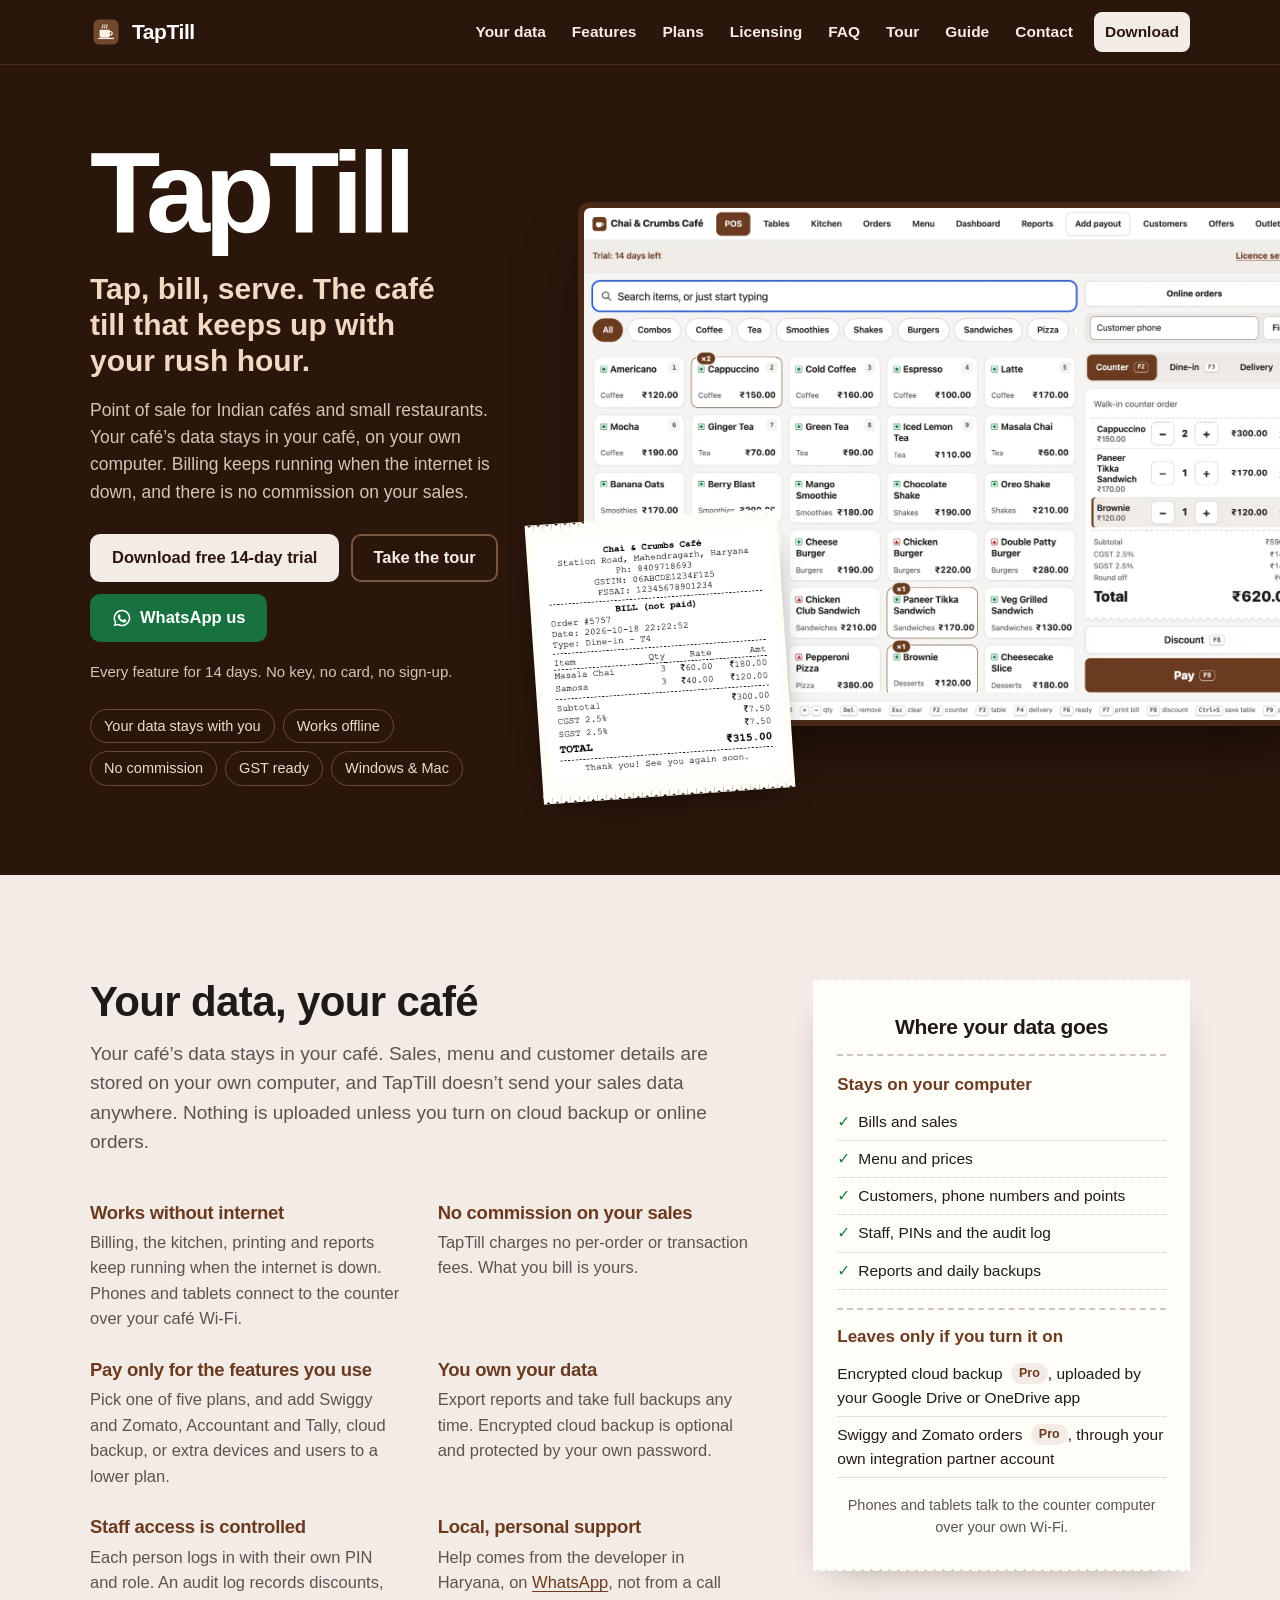
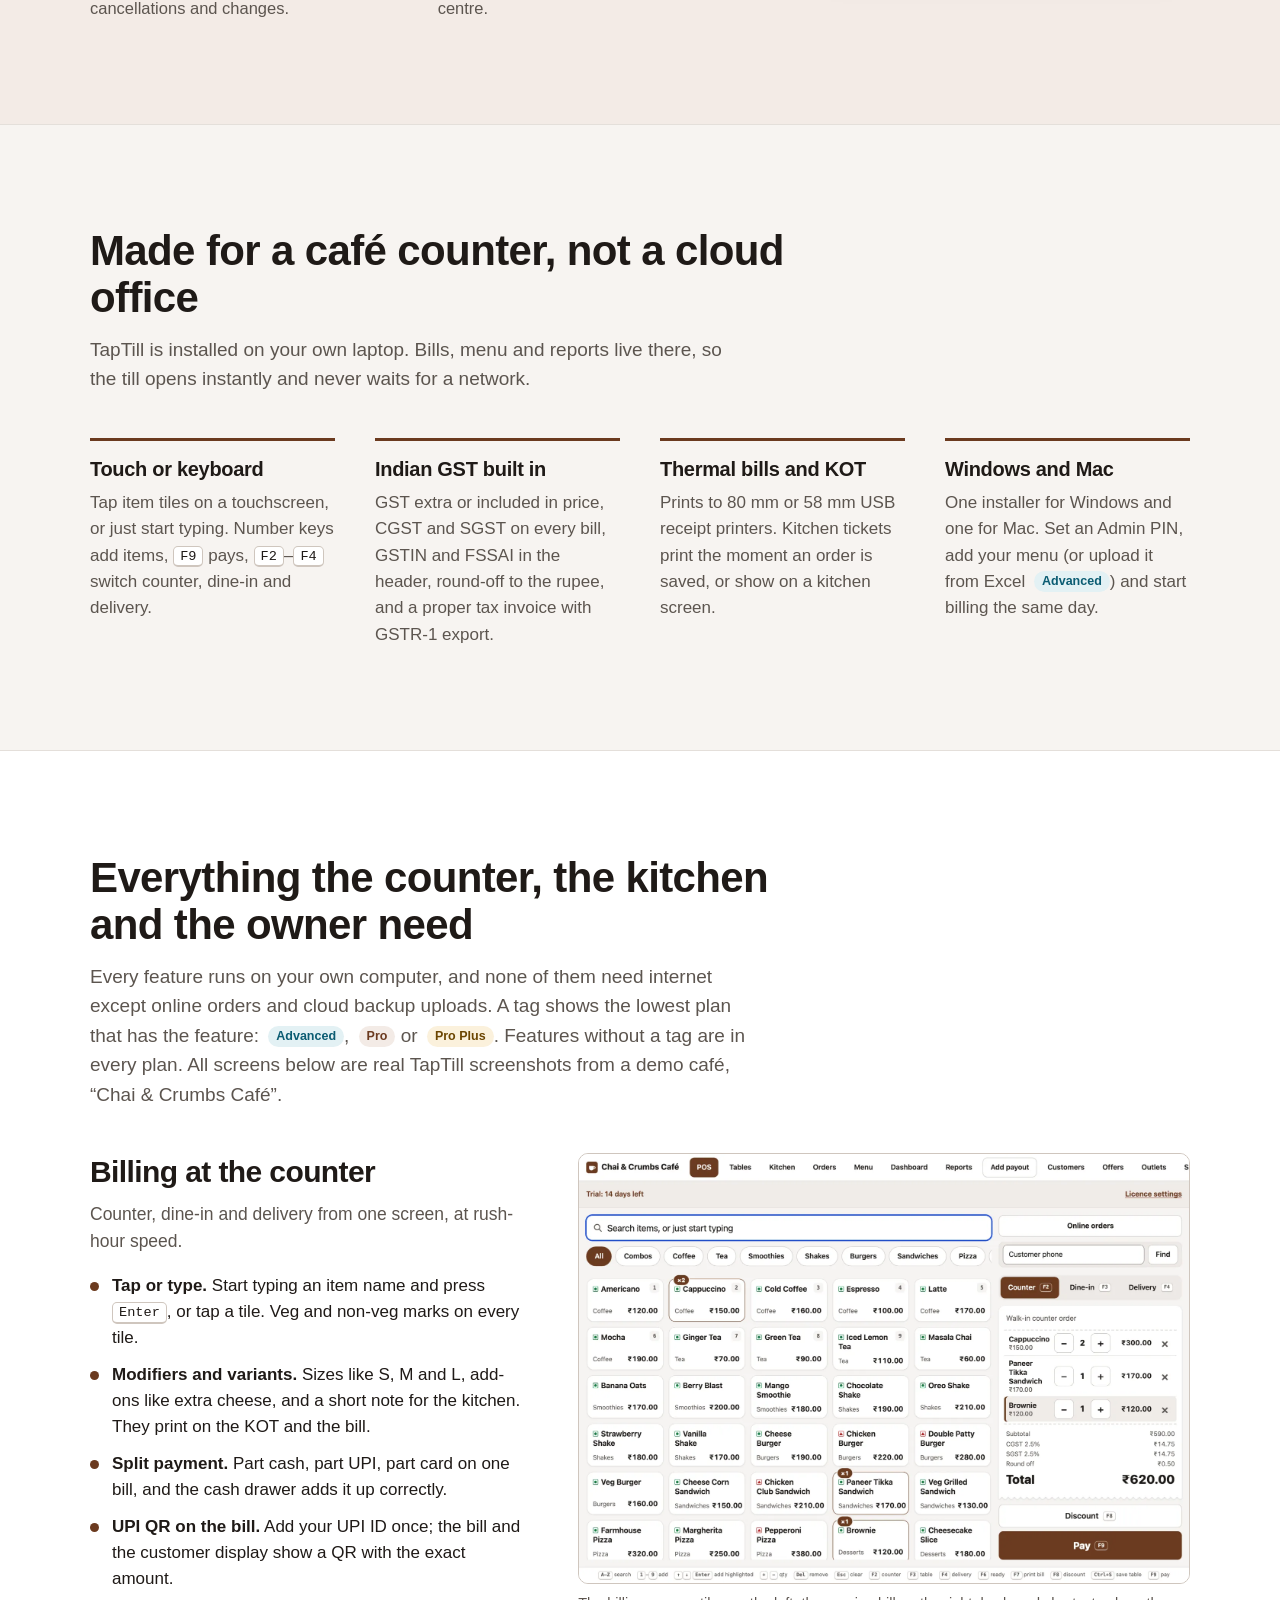
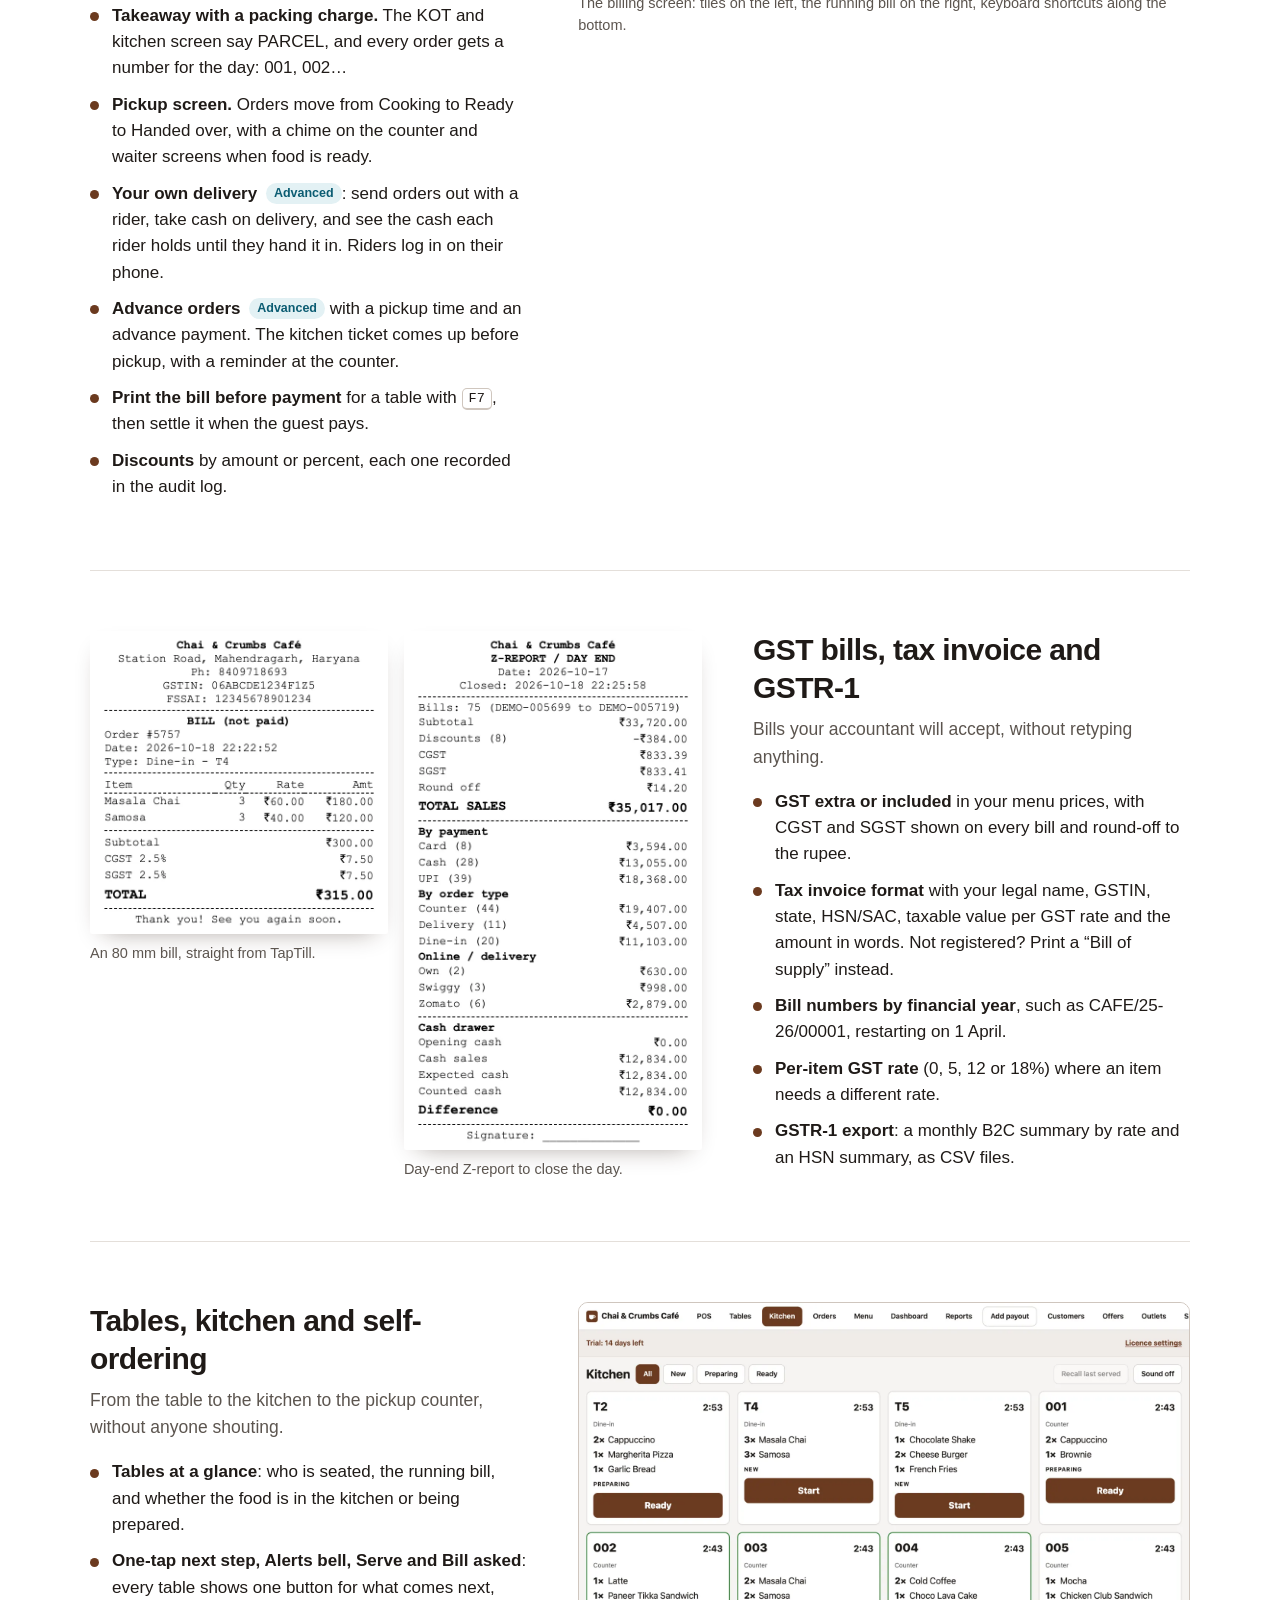
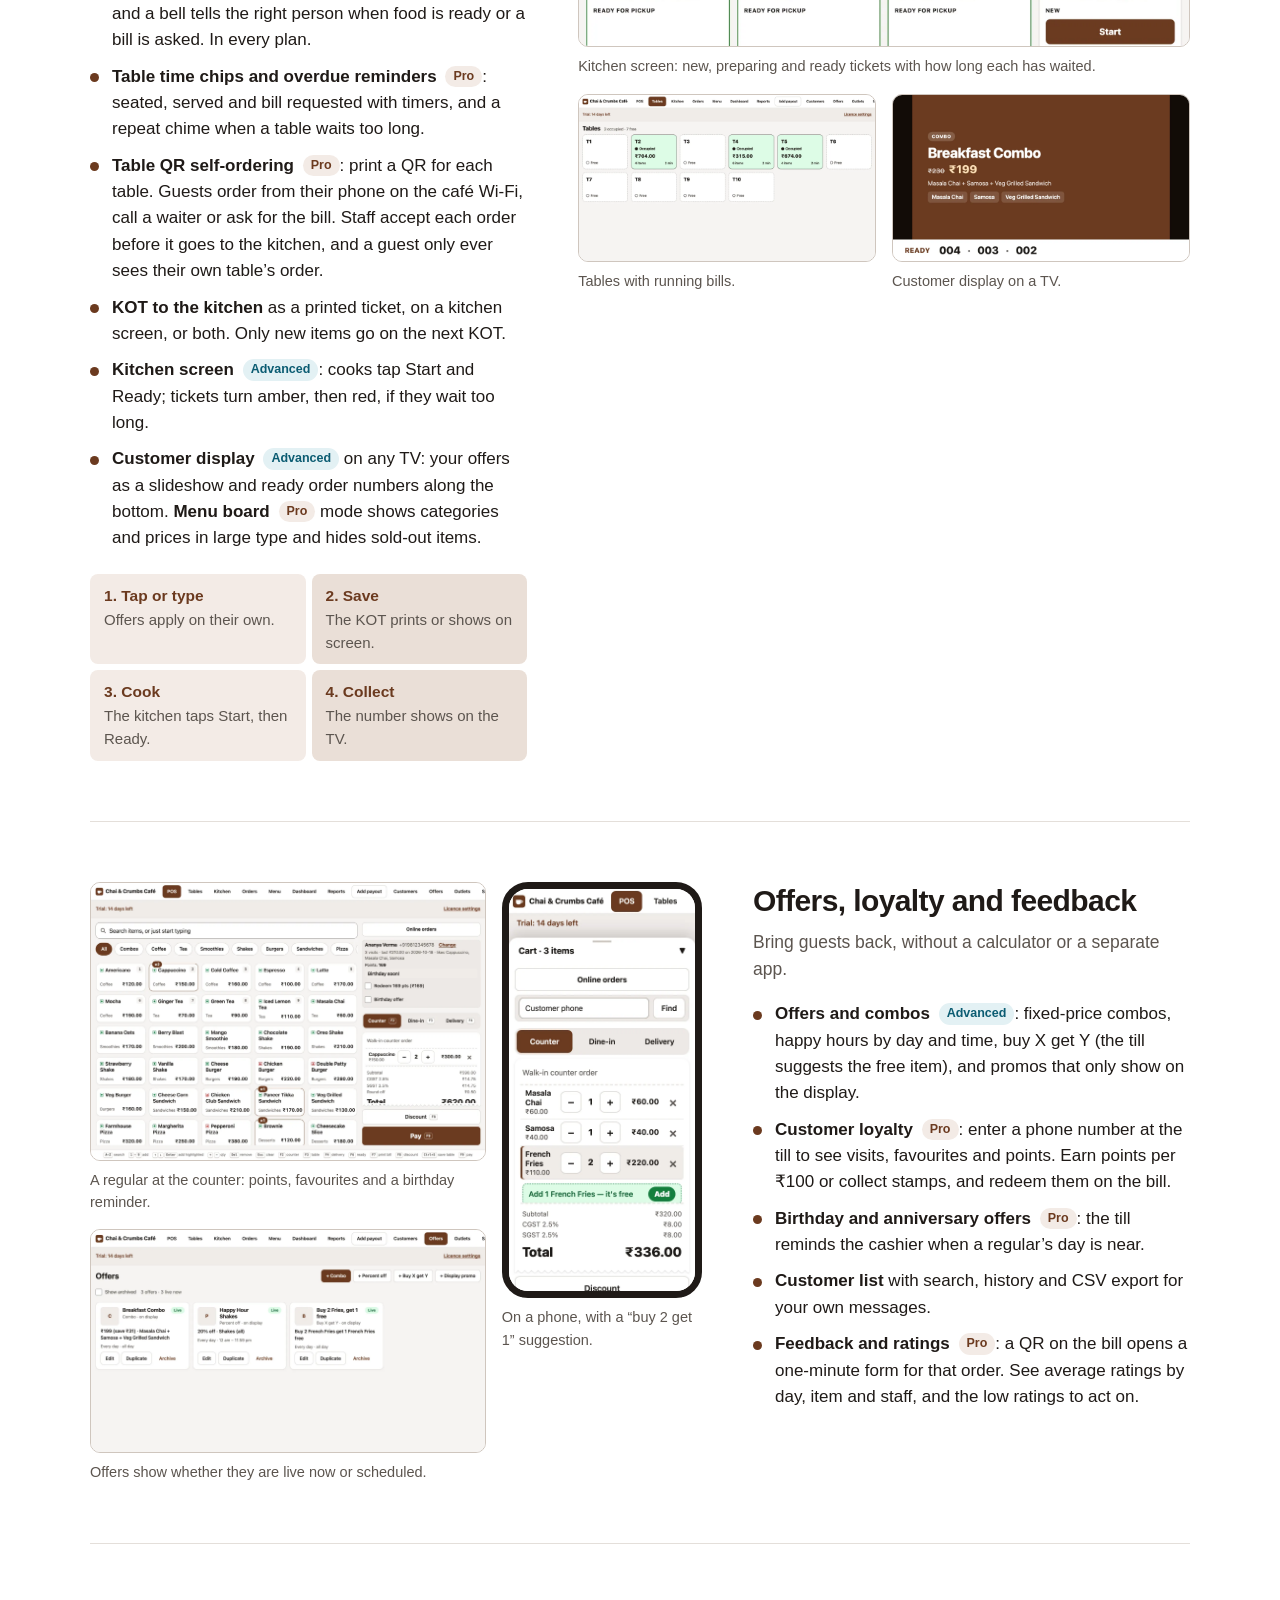
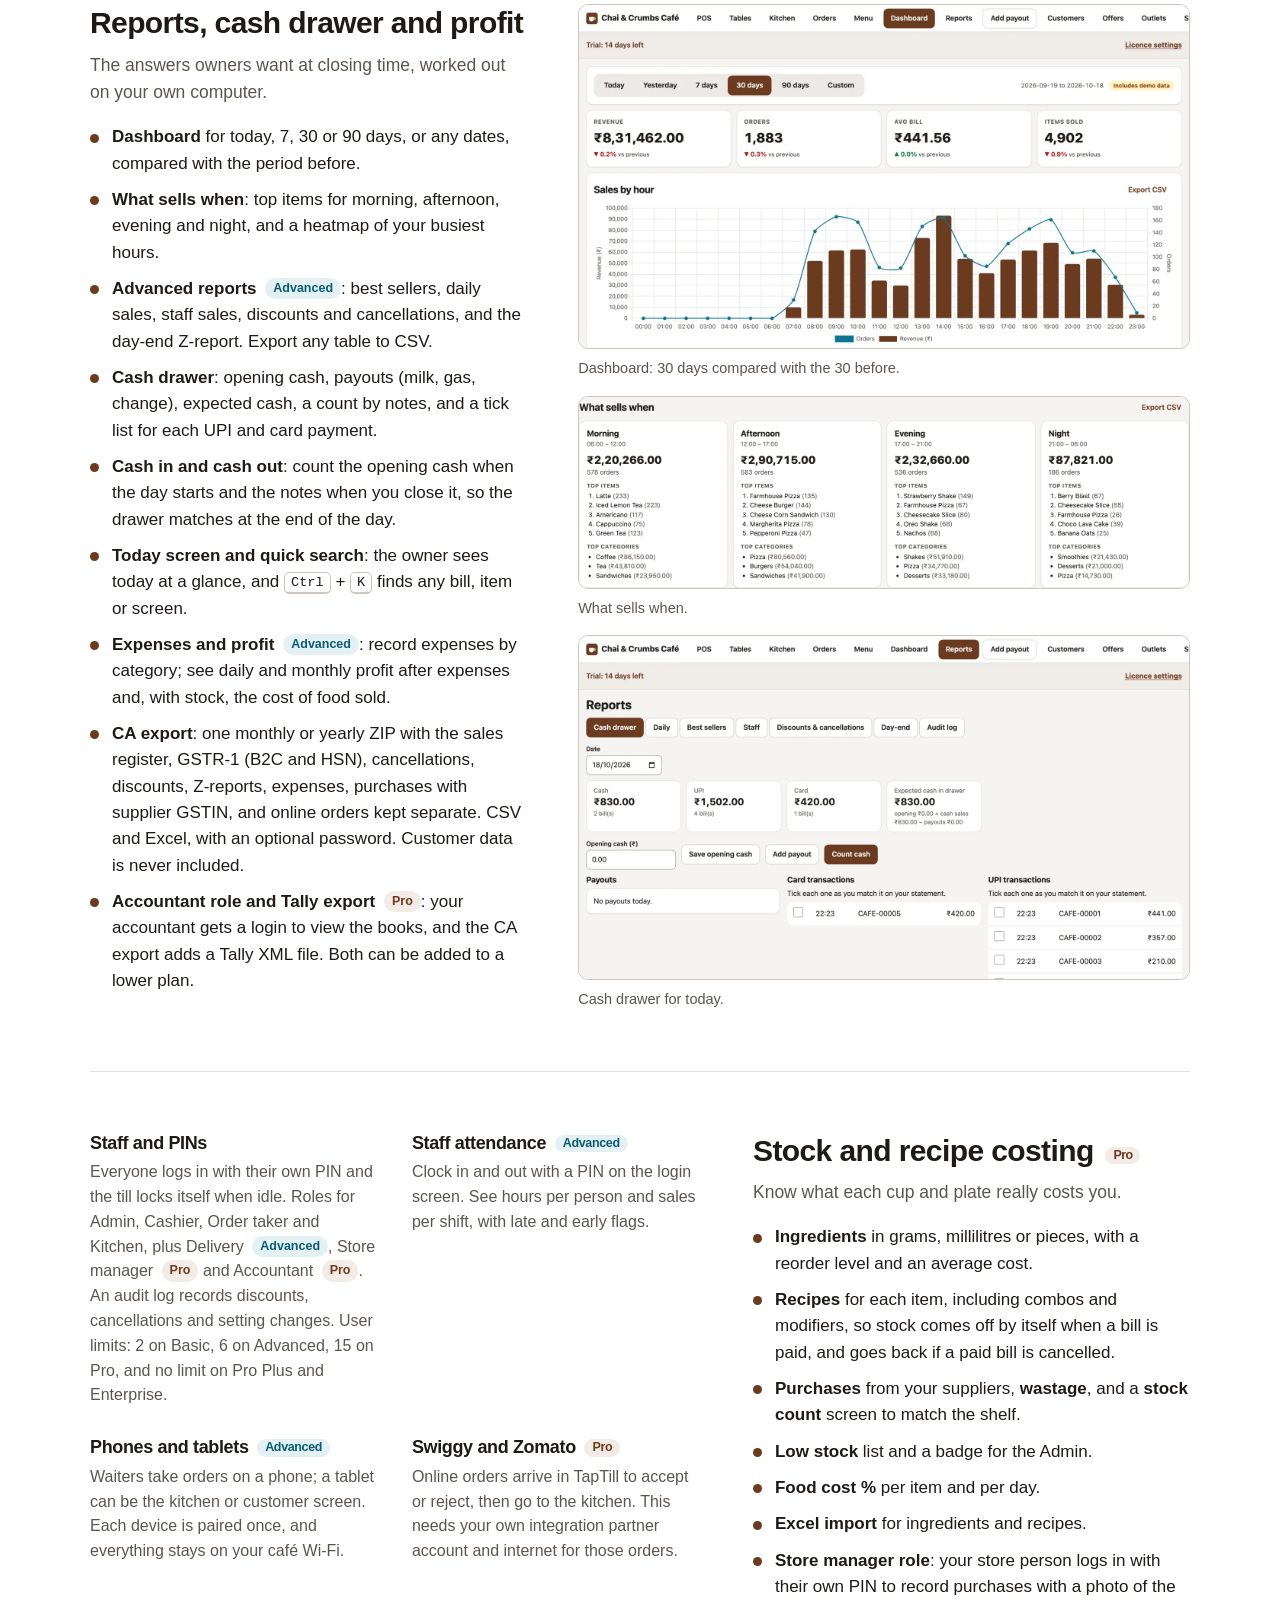
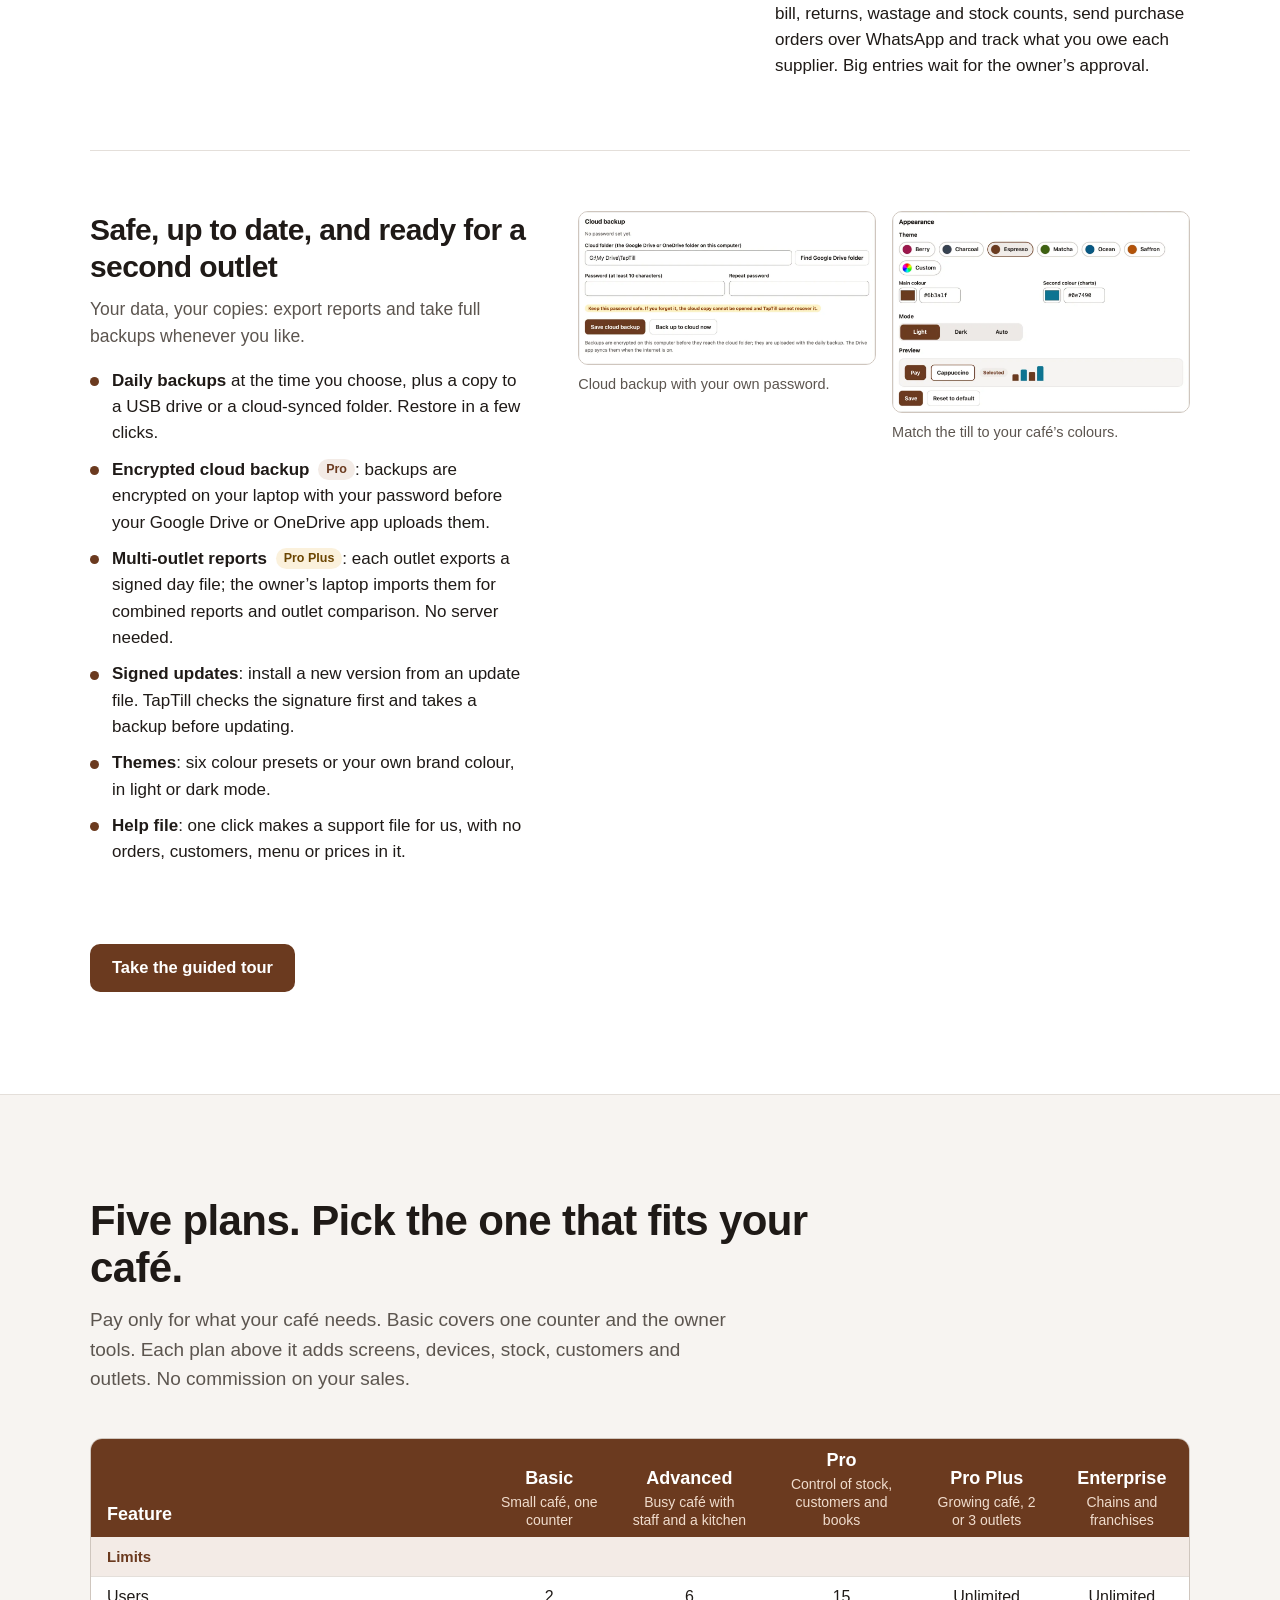
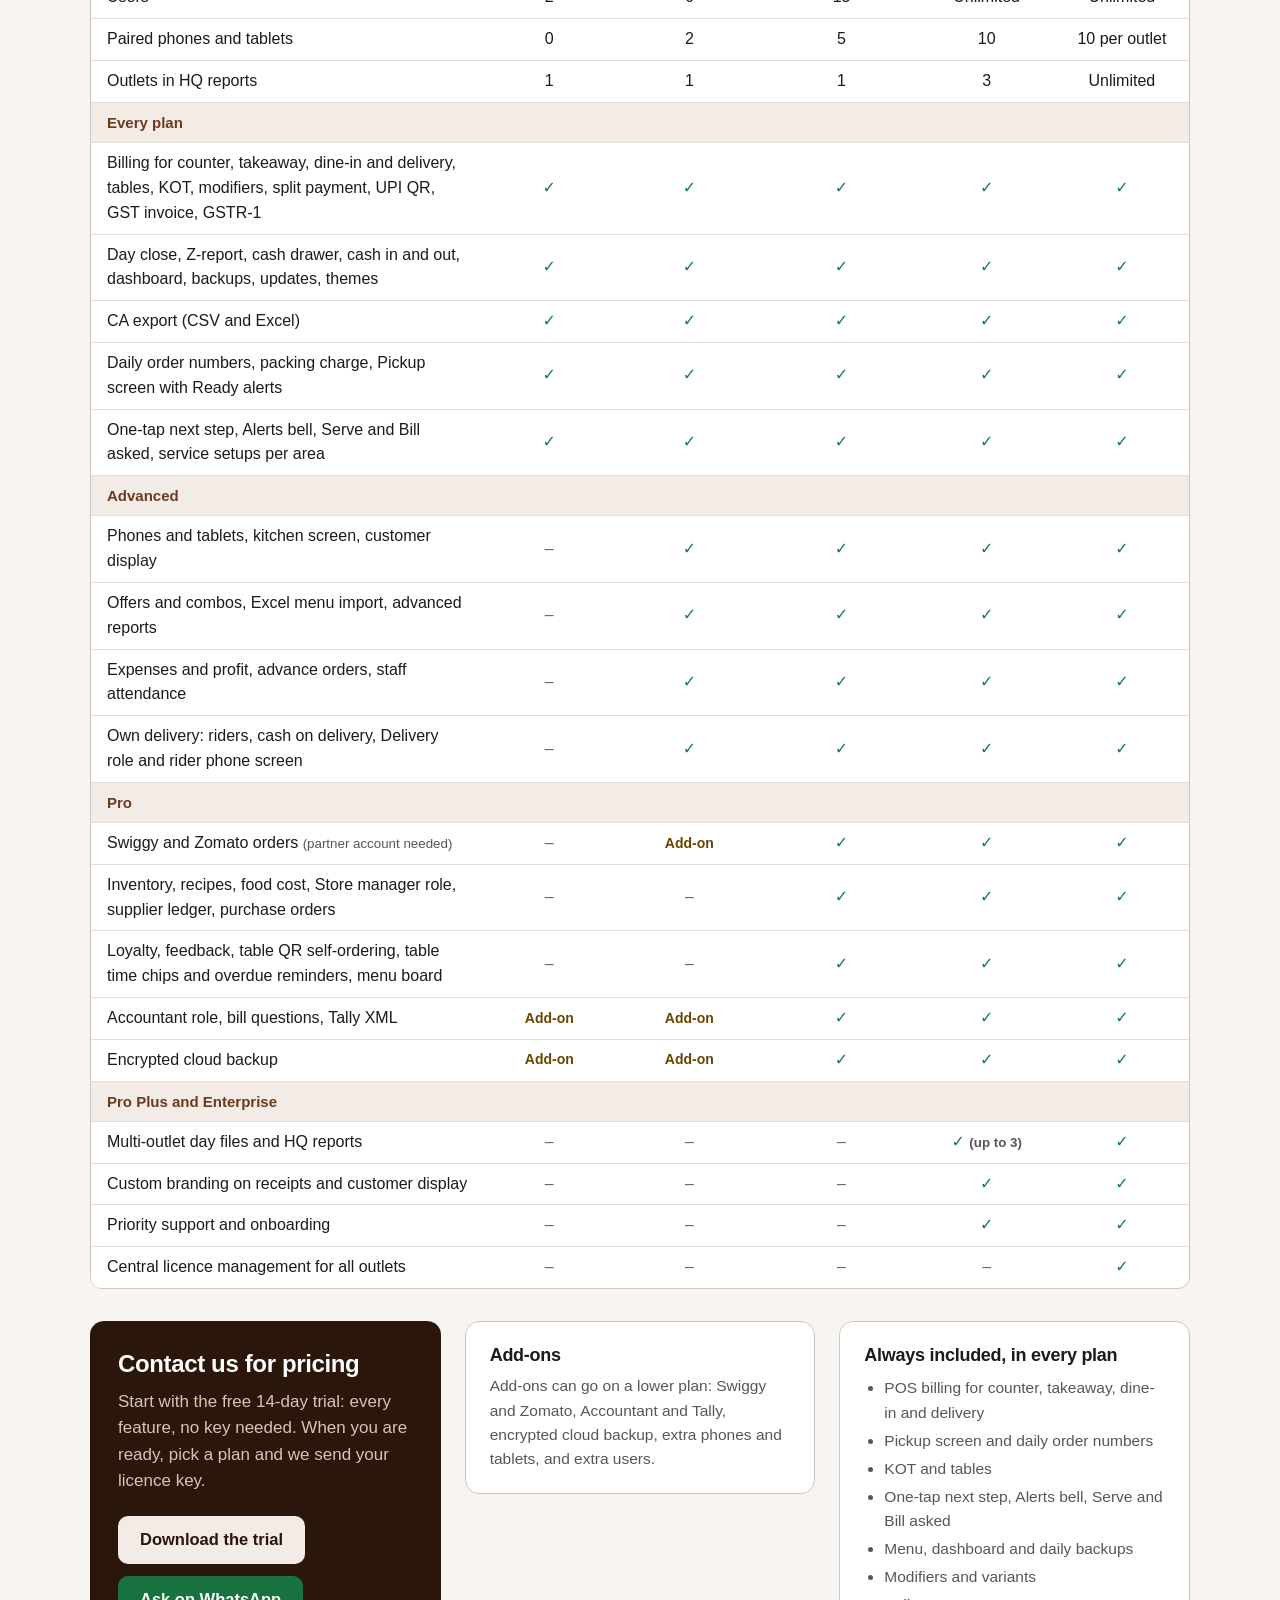
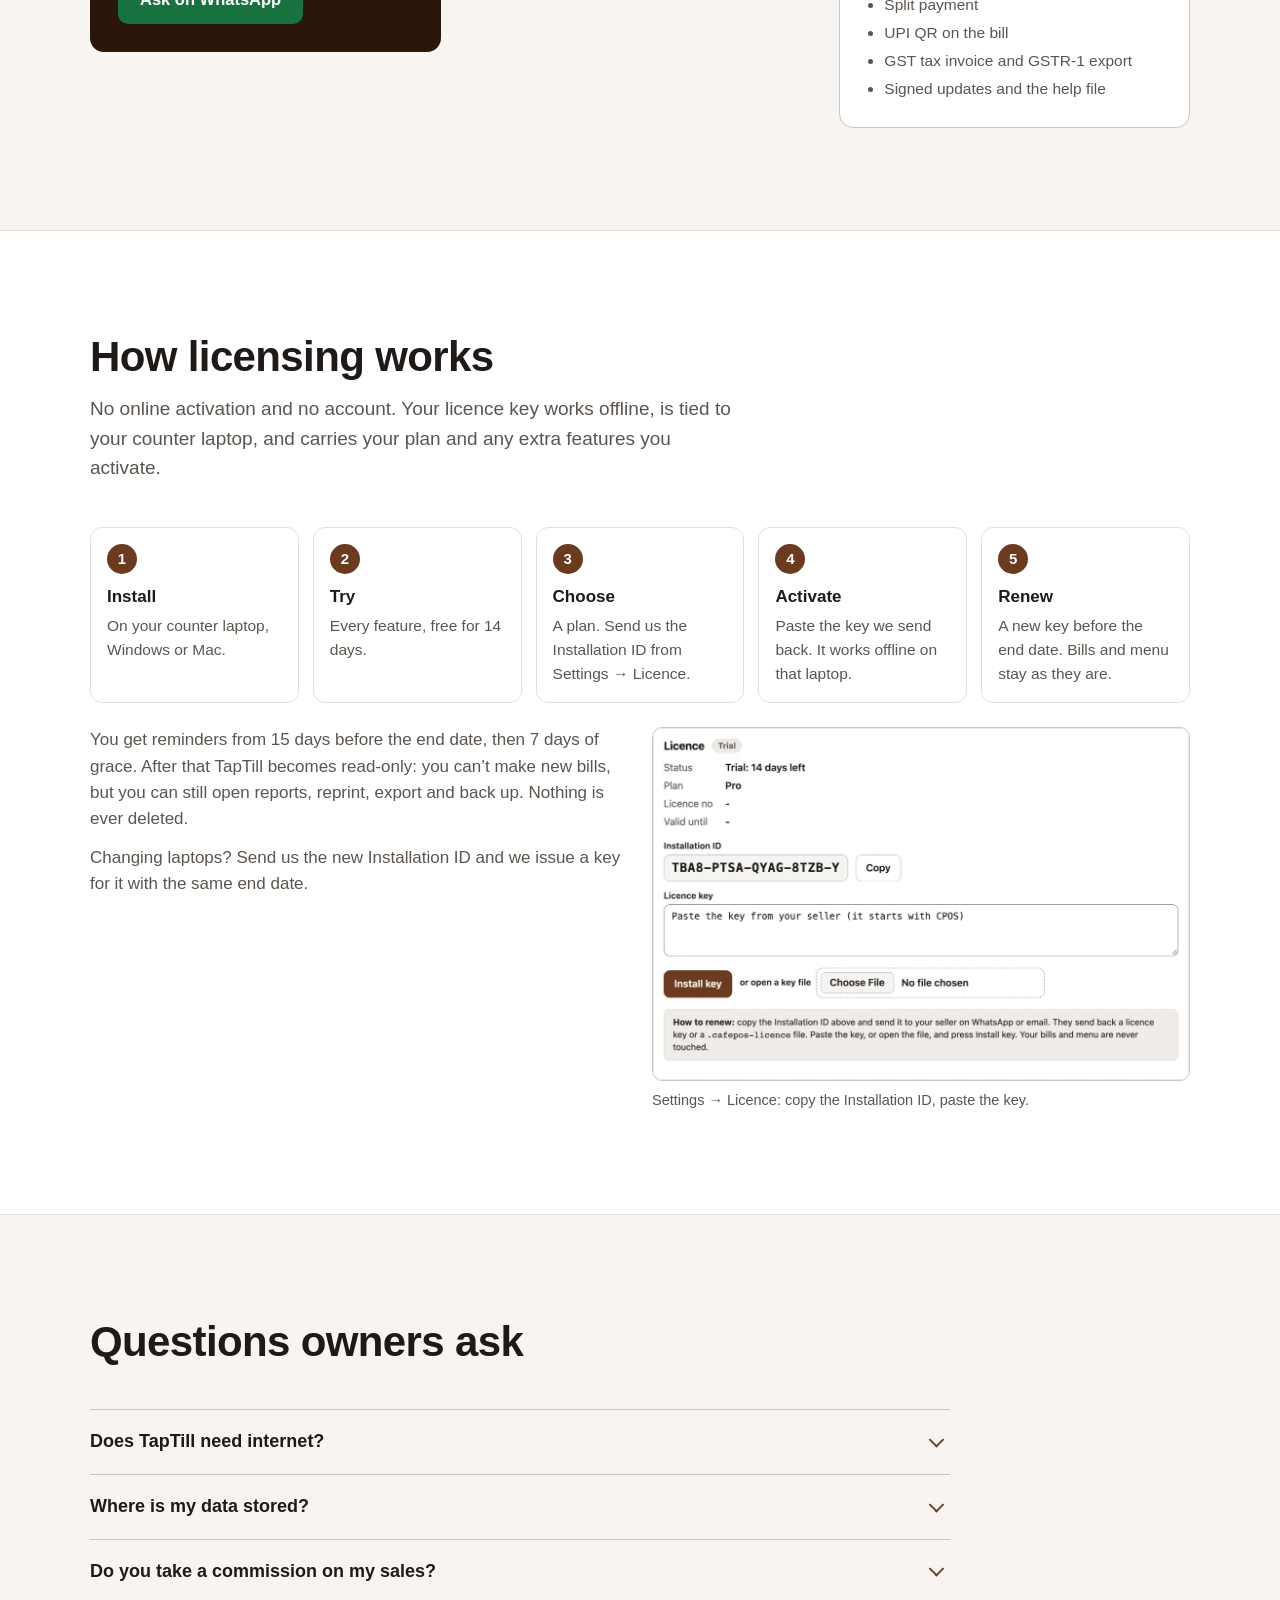
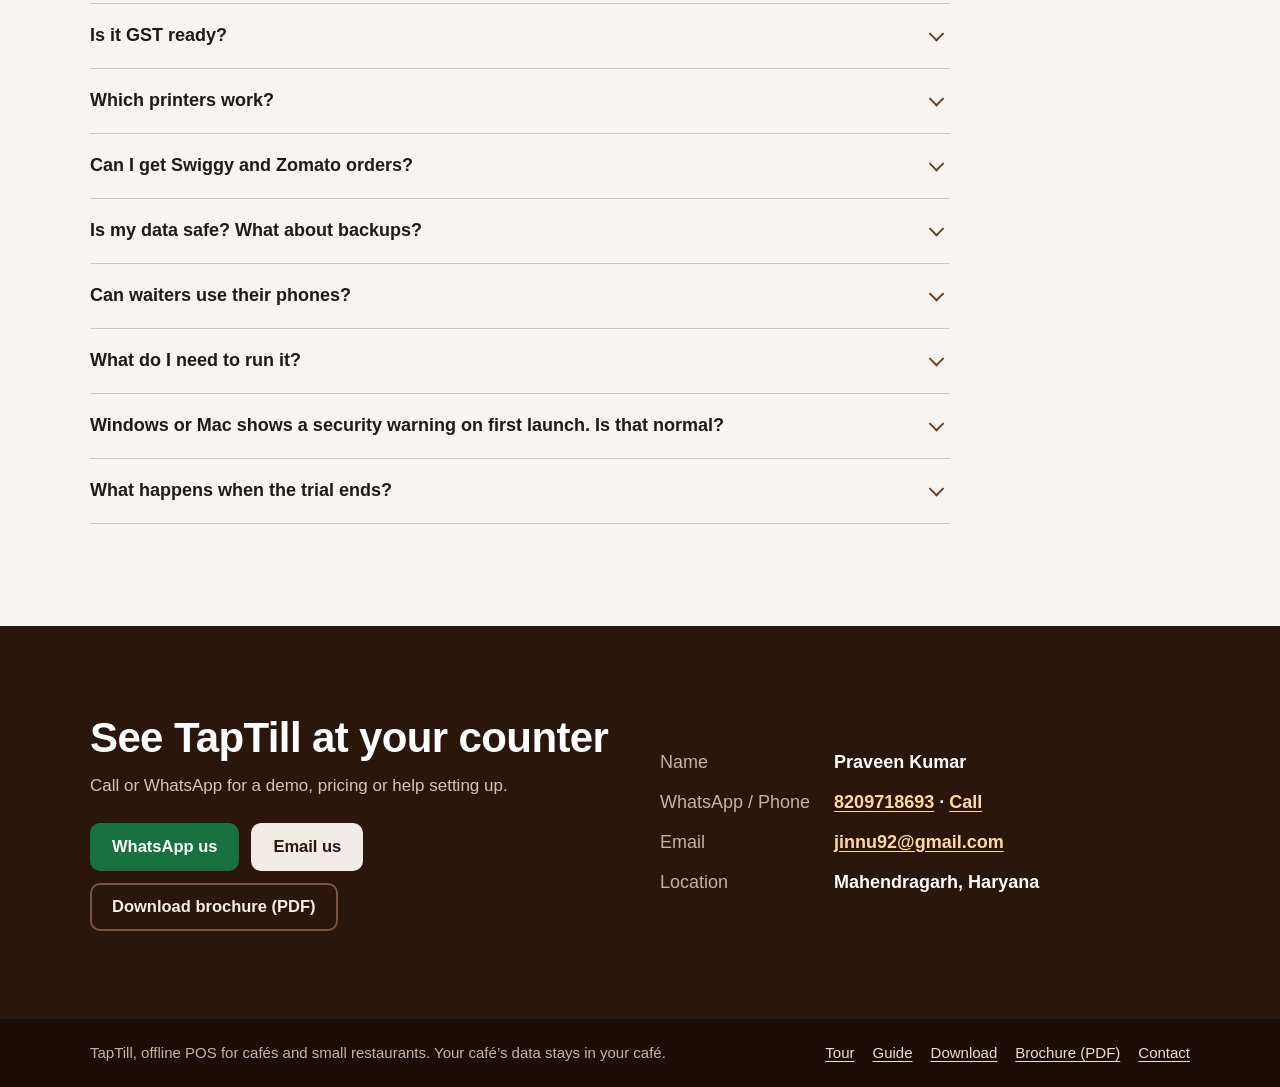
<file: index.html>
<!doctype html>
<html lang="en-IN">
<head>
<meta charset="utf-8">
<meta name="viewport" content="width=device-width, initial-scale=1">
<title>TapTill: offline POS for Indian cafés, your data stays in your café</title>
<meta name="description" content="TapTill is a point of sale for Indian cafés and small restaurants that keeps your data in your café. Sales, menu and customers stay on your own Windows or Mac computer, billing works without internet, and there is no commission on your sales. GST bills, KOT, tables, offers and reports. Free 14-day trial.">
<meta name="theme-color" content="#2a160b">
<link rel="icon" type="image/png" sizes="32x32" href="assets/favicon-32.png">
<link rel="apple-touch-icon" href="assets/apple-touch-icon.png">
<meta property="og:type" content="website">
<meta property="og:site_name" content="TapTill">
<meta property="og:title" content="TapTill: the café till that keeps up with your rush hour">
<meta property="og:description" content="Your café’s data stays in your café. Offline POS for Indian cafés and small restaurants: billing, KOT, printing and reports keep running without internet, and no commission on your sales. Free 14-day trial.">
<meta property="og:url" content="https://jinnu92.github.io/taptill/">
<meta property="og:image" content="https://jinnu92.github.io/taptill/assets/og.jpg">
<meta property="og:image:width" content="1200">
<meta property="og:image:height" content="630">
<meta property="og:image:alt" content="TapTill billing screen with a printed bill">
<meta name="twitter:card" content="summary_large_image">
<link rel="stylesheet" href="assets/site.css">
</head>
<body>
<a class="skip" href="#main">Skip to content</a>

<header class="site-head">
  <div class="wrap">
    <a class="brand" href="./"><img src="assets/favicon-32.png" width="32" height="32" alt="">TapTill</a>
    <nav class="nav" aria-label="Main">
      <a href="#your-data">Your data</a>
      <a href="#features">Features</a>
      <a href="#plans">Plans</a>
      <a href="#licensing">Licensing</a>
      <a href="#faq">FAQ</a>
      <a href="tour.html">Tour</a>
      <a href="guide.html">Guide</a>
      <a href="#contact">Contact</a>
      <a class="nav-cta" href="download.html">Download</a>
    </nav>
  </div>
</header>

<main id="main">

<section class="hero on-dark" aria-labelledby="hero-title">
  <div class="wrap">
    <div>
      <h1 id="hero-title" class="wordmark">TapTill</h1>
      <p class="tagline">Tap, bill, serve. The café till that keeps up with your rush hour.</p>
      <p class="sub">Point of sale for Indian cafés and small restaurants. Your café’s data stays in your café, on your own computer. Billing keeps running when the internet is down, and there is no commission on your sales.</p>
      <div class="btn-row">
        <a class="btn btn-primary" href="download.html">Download free 14-day trial</a>
        <a class="btn btn-ghost" href="tour.html">Take the tour</a>
        <a class="btn btn-wa" href="https://wa.me/918209718693?text=Hi%20Praveen%2C%20I%20would%20like%20to%20know%20more%20about%20TapTill.">
          <svg viewBox="0 0 24 24" aria-hidden="true"><path fill="currentColor" d="M12 2a10 10 0 0 0-8.6 15.1L2 22l5-1.3A10 10 0 1 0 12 2Zm0 18.2c-1.5 0-3-.4-4.3-1.2l-.3-.2-3 .8.8-2.9-.2-.3A8.2 8.2 0 1 1 12 20.2Zm4.5-6.1c-.2-.1-1.5-.7-1.7-.8-.2-.1-.4-.1-.6.1l-.8 1c-.1.2-.3.2-.5.1a6.7 6.7 0 0 1-3.3-2.9c-.2-.4.2-.4.7-1.3.1-.2 0-.3 0-.4l-.8-1.8c-.2-.5-.4-.4-.6-.4h-.5a1 1 0 0 0-.7.3 3 3 0 0 0-.9 2.2c0 1.3.9 2.5 1 2.7.1.2 1.8 2.8 4.4 3.9 1.6.7 2.3.8 3.1.6.5-.1 1.5-.6 1.7-1.2.2-.6.2-1.1.2-1.2-.1-.1-.3-.2-.5-.3Z"/></svg>
          WhatsApp us</a>
      </div>
      <p class="trial-note">Every feature for 14 days. No key, no card, no sign-up.</p>
      <ul class="chips" aria-label="Highlights">
        <li>Your data stays with you</li><li>Works offline</li><li>No commission</li><li>GST ready</li><li>Windows &amp; Mac</li>
      </ul>
    </div>
    <div class="hero-art">
      <img class="screen" src="assets/shots/pos.webp" width="1600" height="1125" alt="TapTill billing screen: item tiles on the left, a counter order with Cappuccino, Paneer Tikka Sandwich and Brownie on the right, with GST and the total worked out" fetchpriority="high">
      <div class="receipt"><img src="assets/shots/receipt.webp" width="620" height="630" alt="A printed TapTill bill for table T4 showing GSTIN, CGST and SGST" loading="lazy"></div>
    </div>
  </div>
</section>

<section class="section privacy" id="your-data" aria-labelledby="data-title">
  <div class="wrap">
    <div class="privacy-main">
      <div class="section-head">
        <h2 id="data-title">Your data, your café</h2>
        <p class="lede">Your café’s data stays in your café. Sales, menu and customer details are stored on your own computer, and TapTill doesn’t send your sales data anywhere. Nothing is uploaded unless you turn on cloud backup or online orders.</p>
      </div>
      <div class="promises">
        <div>
          <h3>Works without internet</h3>
          <p>Billing, the kitchen, printing and reports keep running when the internet is down. Phones and tablets connect to the counter over your café Wi-Fi.</p>
        </div>
        <div>
          <h3>No commission on your sales</h3>
          <p>TapTill charges no per-order or transaction fees. What you bill is yours.</p>
        </div>
        <div>
          <h3>Pay only for the features you use</h3>
          <p>Pick one of five plans, and add Swiggy and Zomato, Accountant and Tally, cloud backup, or extra devices and users to a lower plan.</p>
        </div>
        <div>
          <h3>You own your data</h3>
          <p>Export reports and take full backups any time. Encrypted cloud backup is optional and protected by your own password.</p>
        </div>
        <div>
          <h3>Staff access is controlled</h3>
          <p>Each person logs in with their own PIN and role. An audit log records discounts, cancellations and changes.</p>
        </div>
        <div>
          <h3>Local, personal support</h3>
          <p>Help comes from the developer in Haryana, on <a href="https://wa.me/918209718693">WhatsApp</a>, not from a call centre.</p>
        </div>
      </div>
    </div>
    <aside class="ledger" aria-labelledby="ledger-title">
      <h3 id="ledger-title">Where your data goes</h3>
      <p class="ledger-sub">Stays on your computer</p>
      <ul>
        <li>Bills and sales</li>
        <li>Menu and prices</li>
        <li>Customers, phone numbers and points</li>
        <li>Staff, PINs and the audit log</li>
        <li>Reports and daily backups</li>
      </ul>
      <p class="ledger-sub">Leaves only if you turn it on</p>
      <ul>
        <li>Encrypted cloud backup <span class="tag tag-pro">Pro</span>, uploaded by your Google Drive or OneDrive app</li>
        <li>Swiggy and Zomato orders <span class="tag tag-pro">Pro</span>, through your own integration partner account</li>
      </ul>
      <p class="ledger-foot">Phones and tablets talk to the counter computer over your own Wi-Fi.</p>
    </aside>
  </div>
</section>

<section class="section" aria-labelledby="why-title">
  <div class="wrap">
    <div class="section-head">
      <h2 id="why-title">Made for a café counter, not a cloud office</h2>
      <p class="lede">TapTill is installed on your own laptop. Bills, menu and reports live there, so the till opens instantly and never waits for a network.</p>
    </div>
    <div class="why-grid four">
      <div class="why">
        <h3>Touch or keyboard</h3>
        <p>Tap item tiles on a touchscreen, or just start typing. Number keys add items, <span class="key">F9</span> pays, <span class="key">F2</span>–<span class="key">F4</span> switch counter, dine-in and delivery.</p>
      </div>
      <div class="why">
        <h3>Indian GST built in</h3>
        <p>GST extra or included in price, CGST and SGST on every bill, GSTIN and FSSAI in the header, round-off to the rupee, and a proper tax invoice with GSTR-1 export.</p>
      </div>
      <div class="why">
        <h3>Thermal bills and KOT</h3>
        <p>Prints to 80 mm or 58 mm USB receipt printers. Kitchen tickets print the moment an order is saved, or show on a kitchen screen.</p>
      </div>
      <div class="why">
        <h3>Windows and Mac</h3>
        <p>One installer for Windows and one for Mac. Set an Admin PIN, add your menu (or upload it from Excel <span class="tag tag-adv">Advanced</span>) and start billing the same day.</p>
      </div>
    </div>
  </div>
</section>

<section class="section band" id="features" aria-labelledby="features-title">
  <div class="wrap">
    <div class="section-head">
      <h2 id="features-title">Everything the counter, the kitchen and the owner need</h2>
      <p class="lede">Every feature runs on your own computer, and none of them need internet except online orders and cloud backup uploads. A tag shows the lowest plan that has the feature: <span class="tag tag-adv">Advanced</span>, <span class="tag tag-pro">Pro</span> or <span class="tag tag-plus">Pro Plus</span>. Features without a tag are in every plan. All screens below are real TapTill screenshots from a demo café, “Chai &amp; Crumbs Café”.</p>
    </div>

    <article class="feature" aria-labelledby="f-billing">
      <div class="feature-text">
        <h3 id="f-billing">Billing at the counter</h3>
        <p class="say">Counter, dine-in and delivery from one screen, at rush-hour speed.</p>
        <ul class="ticks">
          <li><b>Tap or type.</b> Start typing an item name and press <span class="key">Enter</span>, or tap a tile. Veg and non-veg marks on every tile.</li>
          <li><b>Modifiers and variants.</b> Sizes like S, M and L, add-ons like extra cheese, and a short note for the kitchen. They print on the KOT and the bill.</li>
          <li><b>Split payment.</b> Part cash, part UPI, part card on one bill, and the cash drawer adds it up correctly.</li>
          <li><b>UPI QR on the bill.</b> Add your UPI ID once; the bill and the customer display show a QR with the exact amount.</li>
          <li><b>Takeaway with a packing charge.</b> The KOT and kitchen screen say PARCEL, and every order gets a number for the day: 001, 002…</li>
          <li><b>Pickup screen.</b> Orders move from Cooking to Ready to Handed over, with a chime on the counter and waiter screens when food is ready.</li>
          <li><b>Your own delivery</b> <span class="tag tag-adv">Advanced</span>: send orders out with a rider, take cash on delivery, and see the cash each rider holds until they hand it in. Riders log in on their phone.</li>
          <li><b>Advance orders</b> <span class="tag tag-adv">Advanced</span> with a pickup time and an advance payment. The kitchen ticket comes up before pickup, with a reminder at the counter.</li>
          <li><b>Print the bill before payment</b> for a table with <span class="key">F7</span>, then settle it when the guest pays.</li>
          <li><b>Discounts</b> by amount or percent, each one recorded in the audit log.</li>
        </ul>
      </div>
      <figure class="shot">
        <img src="assets/shots/pos.webp" width="1600" height="1125" loading="lazy" alt="Billing screen with a counter order and the subtotal, CGST, SGST, round off and total">
        <figcaption>The billing screen: tiles on the left, the running bill on the right, keyboard shortcuts along the bottom.</figcaption>
      </figure>
    </article>

    <article class="feature flip" aria-labelledby="f-gst">
      <div class="feature-text">
        <h3 id="f-gst">GST bills, tax invoice and GSTR-1</h3>
        <p class="say">Bills your accountant will accept, without retyping anything.</p>
        <ul class="ticks">
          <li><b>GST extra or included</b> in your menu prices, with CGST and SGST shown on every bill and round-off to the rupee.</li>
          <li><b>Tax invoice format</b> with your legal name, GSTIN, state, HSN/SAC, taxable value per GST rate and the amount in words. Not registered? Print a “Bill of supply” instead.</li>
          <li><b>Bill numbers by financial year</b>, such as CAFE/25-26/00001, restarting on 1 April.</li>
          <li><b>Per-item GST rate</b> (0, 5, 12 or 18%) where an item needs a different rate.</li>
          <li><b>GSTR-1 export</b>: a monthly B2C summary by rate and an HSN summary, as CSV files.</li>
        </ul>
      </div>
      <div class="shots two">
        <figure class="shot paper narrow">
          <img src="assets/shots/receipt.webp" width="620" height="630" loading="lazy" alt="Printed bill with café name, address, GSTIN, FSSAI, items, CGST 2.5%, SGST 2.5% and total">
          <figcaption>An 80 mm bill, straight from TapTill.</figcaption>
        </figure>
        <figure class="shot paper narrow">
          <img src="assets/shots/zreport.webp" width="620" height="1080" loading="lazy" alt="Day-end Z-report with total sales, GST, sales by payment method and order type, and the counted cash difference">
          <figcaption>Day-end Z-report to close the day.</figcaption>
        </figure>
      </div>
    </article>

    <article class="feature" aria-labelledby="f-tables">
      <div class="feature-text">
        <h3 id="f-tables">Tables, kitchen and self-ordering</h3>
        <p class="say">From the table to the kitchen to the pickup counter, without anyone shouting.</p>
        <ul class="ticks">
          <li><b>Tables at a glance</b>: who is seated, the running bill, and whether the food is in the kitchen or being prepared.</li>
          <li><b>One-tap next step, Alerts bell, Serve and Bill asked</b>: every table shows one button for what comes next, and a bell tells the right person when food is ready or a bill is asked. In every plan.</li>
          <li><b>Table time chips and overdue reminders</b> <span class="tag tag-pro">Pro</span>: seated, served and bill requested with timers, and a repeat chime when a table waits too long.</li>
          <li><b>Table QR self-ordering</b> <span class="tag tag-pro">Pro</span>: print a QR for each table. Guests order from their phone on the café Wi-Fi, call a waiter or ask for the bill. Staff accept each order before it goes to the kitchen, and a guest only ever sees their own table’s order.</li>
          <li><b>KOT to the kitchen</b> as a printed ticket, on a kitchen screen, or both. Only new items go on the next KOT.</li>
          <li><b>Kitchen screen</b> <span class="tag tag-adv">Advanced</span>: cooks tap Start and Ready; tickets turn amber, then red, if they wait too long.</li>
          <li><b>Customer display</b> <span class="tag tag-adv">Advanced</span> on any TV: your offers as a slideshow and ready order numbers along the bottom. <b>Menu board</b> <span class="tag tag-pro">Pro</span> mode shows categories and prices in large type and hides sold-out items.</li>
        </ul>
        <ol class="flow" aria-label="One order, start to finish">
          <li><b>Tap or type</b>Offers apply on their own.</li>
          <li><b>Save</b>The KOT prints or shows on screen.</li>
          <li><b>Cook</b>The kitchen taps Start, then Ready.</li>
          <li><b>Collect</b>The number shows on the TV.</li>
        </ol>
      </div>
      <div class="shots">
        <figure class="shot">
          <img src="assets/shots/kitchen.webp" width="1600" height="900" loading="lazy" alt="Kitchen screen with tickets for tables T2, T4 and T5 and counter orders, each with Start or Ready buttons and a timer">
          <figcaption>Kitchen screen: new, preparing and ready tickets with how long each has waited.</figcaption>
        </figure>
        <div class="shots two">
          <figure class="shot">
            <img src="assets/shots/tables.webp" width="1600" height="900" loading="lazy" alt="Tables screen: T2, T4 and T5 occupied with running totals, the rest free">
            <figcaption>Tables with running bills.</figcaption>
          </figure>
          <figure class="shot">
            <img src="assets/shots/display.webp" width="1600" height="900" loading="lazy" alt="Customer display showing the Breakfast Combo at ₹199 and ready order numbers 004, 003 and 002">
            <figcaption>Customer display on a TV.</figcaption>
          </figure>
        </div>
      </div>
    </article>

    <article class="feature flip" aria-labelledby="f-offers">
      <div class="feature-text">
        <h3 id="f-offers">Offers, loyalty and feedback</h3>
        <p class="say">Bring guests back, without a calculator or a separate app.</p>
        <ul class="ticks">
          <li><b>Offers and combos</b> <span class="tag tag-adv">Advanced</span>: fixed-price combos, happy hours by day and time, buy X get Y (the till suggests the free item), and promos that only show on the display.</li>
          <li><b>Customer loyalty</b> <span class="tag tag-pro">Pro</span>: enter a phone number at the till to see visits, favourites and points. Earn points per ₹100 or collect stamps, and redeem them on the bill.</li>
          <li><b>Birthday and anniversary offers</b> <span class="tag tag-pro">Pro</span>: the till reminds the cashier when a regular’s day is near.</li>
          <li><b>Customer list</b> with search, history and CSV export for your own messages.</li>
          <li><b>Feedback and ratings</b> <span class="tag tag-pro">Pro</span>: a QR on the bill opens a one-minute form for that order. See average ratings by day, item and staff, and the low ratings to act on.</li>
        </ul>
      </div>
      <div class="with-phone">
        <div class="shots">
          <figure class="shot">
            <img src="assets/shots/pos-loyalty.webp" width="1600" height="1125" loading="lazy" alt="Billing screen with customer Ananya Verma selected: 3 visits, favourites, 169 points, a birthday reminder and options to redeem points or apply the birthday offer">
            <figcaption>A regular at the counter: points, favourites and a birthday reminder.</figcaption>
          </figure>
          <figure class="shot">
            <img src="assets/shots/offers.webp" width="1600" height="900" loading="lazy" alt="Offers page with three live offers: Breakfast Combo, Happy Hour Shakes and Buy 2 Fries get 1 free">
            <figcaption>Offers show whether they are live now or scheduled.</figcaption>
          </figure>
        </div>
        <figure class="shot phone">
          <img src="assets/shots/phone-cart.webp" width="780" height="1688" loading="lazy" alt="TapTill on a phone: cart with Masala Chai, Samosa and two French Fries, and a suggestion to add one French Fries free">
          <figcaption>On a phone, with a “buy 2 get 1” suggestion.</figcaption>
        </figure>
      </div>
    </article>

    <article class="feature" aria-labelledby="f-reports">
      <div class="feature-text">
        <h3 id="f-reports">Reports, cash drawer and profit</h3>
        <p class="say">The answers owners want at closing time, worked out on your own computer.</p>
        <ul class="ticks">
          <li><b>Dashboard</b> for today, 7, 30 or 90 days, or any dates, compared with the period before.</li>
          <li><b>What sells when</b>: top items for morning, afternoon, evening and night, and a heatmap of your busiest hours.</li>
          <li><b>Advanced reports</b> <span class="tag tag-adv">Advanced</span>: best sellers, daily sales, staff sales, discounts and cancellations, and the day-end Z-report. Export any table to CSV.</li>
          <li><b>Cash drawer</b>: opening cash, payouts (milk, gas, change), expected cash, a count by notes, and a tick list for each UPI and card payment.</li>
          <li><b>Cash in and cash out</b>: count the opening cash when the day starts and the notes when you close it, so the drawer matches at the end of the day.</li>
          <li><b>Today screen and quick search</b>: the owner sees today at a glance, and <span class="key">Ctrl</span> + <span class="key">K</span> finds any bill, item or screen.</li>
          <li><b>Expenses and profit</b> <span class="tag tag-adv">Advanced</span>: record expenses by category; see daily and monthly profit after expenses and, with stock, the cost of food sold.</li>
          <li><b>CA export</b>: one monthly or yearly ZIP with the sales register, GSTR-1 (B2C and HSN), cancellations, discounts, Z-reports, expenses, purchases with supplier GSTIN, and online orders kept separate. CSV and Excel, with an optional password. Customer data is never included.</li>
          <li><b>Accountant role and Tally export</b> <span class="tag tag-pro">Pro</span>: your accountant gets a login to view the books, and the CA export adds a Tally XML file. Both can be added to a lower plan.</li>
        </ul>
      </div>
      <div class="shots">
        <figure class="shot">
          <img src="assets/shots/dashboard.webp" width="1600" height="900" loading="lazy" alt="Dashboard for the last 30 days: revenue, orders, average bill and items sold, with a sales by hour chart">
          <figcaption>Dashboard: 30 days compared with the 30 before.</figcaption>
        </figure>
        <figure class="shot">
          <img src="assets/shots/whatsells.webp" width="1600" height="501" loading="lazy" alt="What sells when: revenue, orders and top items for morning, afternoon, evening and night">
          <figcaption>What sells when.</figcaption>
        </figure>
        <figure class="shot">
          <img src="assets/shots/drawer.webp" width="1600" height="900" loading="lazy" alt="Cash drawer report with cash, UPI and card totals, expected cash, payouts and lists of card and UPI transactions to tick off">
          <figcaption>Cash drawer for today.</figcaption>
        </figure>
      </div>
    </article>

    <article class="feature flip" aria-labelledby="f-stock">
      <div class="feature-text">
        <h3 id="f-stock">Stock and recipe costing <span class="tag tag-pro">Pro</span></h3>
        <p class="say">Know what each cup and plate really costs you.</p>
        <ul class="ticks">
          <li><b>Ingredients</b> in grams, millilitres or pieces, with a reorder level and an average cost.</li>
          <li><b>Recipes</b> for each item, including combos and modifiers, so stock comes off by itself when a bill is paid, and goes back if a paid bill is cancelled.</li>
          <li><b>Purchases</b> from your suppliers, <b>wastage</b>, and a <b>stock count</b> screen to match the shelf.</li>
          <li><b>Low stock</b> list and a badge for the Admin.</li>
          <li><b>Food cost %</b> per item and per day.</li>
          <li><b>Excel import</b> for ingredients and recipes.</li>
          <li><b>Store manager role</b>: your store person logs in with their own PIN to record purchases with a photo of the bill, returns, wastage and stock counts, send purchase orders over WhatsApp and track what you owe each supplier. Big entries wait for the owner’s approval.</li>
        </ul>
      </div>
      <div class="mini-grid">
        <div><h3>Staff and PINs</h3><p>Everyone logs in with their own PIN and the till locks itself when idle. Roles for Admin, Cashier, Order taker and Kitchen, plus Delivery <span class="tag tag-adv">Advanced</span>, Store manager <span class="tag tag-pro">Pro</span> and Accountant <span class="tag tag-pro">Pro</span>. An audit log records discounts, cancellations and setting changes. User limits: 2 on Basic, 6 on Advanced, 15 on Pro, and no limit on Pro Plus and Enterprise.</p></div>
        <div><h3>Staff attendance <span class="tag tag-adv">Advanced</span></h3><p>Clock in and out with a PIN on the login screen. See hours per person and sales per shift, with late and early flags.</p></div>
        <div><h3>Phones and tablets <span class="tag tag-adv">Advanced</span></h3><p>Waiters take orders on a phone; a tablet can be the kitchen or customer screen. Each device is paired once, and everything stays on your café Wi-Fi.</p></div>
        <div><h3>Swiggy and Zomato <span class="tag tag-pro">Pro</span></h3><p>Online orders arrive in TapTill to accept or reject, then go to the kitchen. This needs your own integration partner account and internet for those orders.</p></div>
      </div>
    </article>

    <article class="feature" aria-labelledby="f-grow">
      <div class="feature-text">
        <h3 id="f-grow">Safe, up to date, and ready for a second outlet</h3>
        <p class="say">Your data, your copies: export reports and take full backups whenever you like.</p>
        <ul class="ticks">
          <li><b>Daily backups</b> at the time you choose, plus a copy to a USB drive or a cloud-synced folder. Restore in a few clicks.</li>
          <li><b>Encrypted cloud backup</b> <span class="tag tag-pro">Pro</span>: backups are encrypted on your laptop with your password before your Google Drive or OneDrive app uploads them.</li>
          <li><b>Multi-outlet reports</b> <span class="tag tag-plus">Pro Plus</span>: each outlet exports a signed day file; the owner’s laptop imports them for combined reports and outlet comparison. No server needed.</li>
          <li><b>Signed updates</b>: install a new version from an update file. TapTill checks the signature first and takes a backup before updating.</li>
          <li><b>Themes</b>: six colour presets or your own brand colour, in light or dark mode.</li>
          <li><b>Help file</b>: one click makes a support file for us, with no orders, customers, menu or prices in it.</li>
        </ul>
      </div>
      <div class="shots two">
        <figure class="shot">
          <img src="assets/shots/set-cloud.webp" width="1100" height="566" loading="lazy" alt="Cloud backup settings: Google Drive folder, password fields and a warning to keep the password safe">
          <figcaption>Cloud backup with your own password.</figcaption>
        </figure>
        <figure class="shot">
          <img src="assets/shots/set-appearance.webp" width="1100" height="746" loading="lazy" alt="Appearance settings with theme presets Berry, Charcoal, Espresso, Matcha, Ocean, Saffron and Custom, light and dark mode, and a preview">
          <figcaption>Match the till to your café’s colours.</figcaption>
        </figure>
      </div>
    </article>

    <p style="margin-top:8px"><a class="btn btn-solid" href="tour.html">Take the guided tour</a></p>
  </div>
</section>

<section class="section" id="plans" aria-labelledby="plans-title">
  <div class="wrap">
    <div class="section-head">
      <h2 id="plans-title">Five plans. Pick the one that fits your café.</h2>
      <p class="lede">Pay only for what your café needs. Basic covers one counter and the owner tools. Each plan above it adds screens, devices, stock, customers and outlets. No commission on your sales.</p>
    </div>
    <div class="plans-wrap">
      <div class="table-scroll" role="region" aria-label="Plan comparison" tabindex="0">
        <table class="plans">
          <caption class="visually-hidden">Features, limits and add-ons in the Basic, Advanced, Pro, Pro Plus and Enterprise plans</caption>
          <thead><tr><th scope="col">Feature</th><th scope="col">Basic<small>Small café, one counter</small></th><th scope="col">Advanced<small>Busy café with staff and a kitchen</small></th><th scope="col">Pro<small>Control of stock, customers and books</small></th><th scope="col">Pro Plus<small>Growing café, 2 or 3 outlets</small></th><th scope="col">Enterprise<small>Chains and franchises</small></th></tr></thead>
          <tbody>
            <tr class="group"><th colspan="6" scope="colgroup">Limits</th></tr>
            <tr><th scope="row">Users</th><td>2</td><td>6</td><td>15</td><td>Unlimited</td><td>Unlimited</td></tr>
            <tr><th scope="row">Paired phones and tablets</th><td>0</td><td>2</td><td>5</td><td>10</td><td>10 per outlet</td></tr>
            <tr><th scope="row">Outlets in HQ reports</th><td>1</td><td>1</td><td>1</td><td>3</td><td>Unlimited</td></tr>
            <tr class="group"><th colspan="6" scope="colgroup">Every plan</th></tr>
            <tr><th scope="row">Billing for counter, takeaway, dine-in and delivery, tables, KOT, modifiers, split payment, UPI QR, GST invoice, GSTR-1</th><td class="yes">✓<span class="visually-hidden">Included</span></td><td class="yes">✓<span class="visually-hidden">Included</span></td><td class="yes">✓<span class="visually-hidden">Included</span></td><td class="yes">✓<span class="visually-hidden">Included</span></td><td class="yes">✓<span class="visually-hidden">Included</span></td></tr>
            <tr><th scope="row">Day close, Z-report, cash drawer, cash in and out, dashboard, backups, updates, themes</th><td class="yes">✓<span class="visually-hidden">Included</span></td><td class="yes">✓<span class="visually-hidden">Included</span></td><td class="yes">✓<span class="visually-hidden">Included</span></td><td class="yes">✓<span class="visually-hidden">Included</span></td><td class="yes">✓<span class="visually-hidden">Included</span></td></tr>
            <tr><th scope="row">CA export (CSV and Excel)</th><td class="yes">✓<span class="visually-hidden">Included</span></td><td class="yes">✓<span class="visually-hidden">Included</span></td><td class="yes">✓<span class="visually-hidden">Included</span></td><td class="yes">✓<span class="visually-hidden">Included</span></td><td class="yes">✓<span class="visually-hidden">Included</span></td></tr>
            <tr><th scope="row">Daily order numbers, packing charge, Pickup screen with Ready alerts</th><td class="yes">✓<span class="visually-hidden">Included</span></td><td class="yes">✓<span class="visually-hidden">Included</span></td><td class="yes">✓<span class="visually-hidden">Included</span></td><td class="yes">✓<span class="visually-hidden">Included</span></td><td class="yes">✓<span class="visually-hidden">Included</span></td></tr>
            <tr><th scope="row">One-tap next step, Alerts bell, Serve and Bill asked, service setups per area</th><td class="yes">✓<span class="visually-hidden">Included</span></td><td class="yes">✓<span class="visually-hidden">Included</span></td><td class="yes">✓<span class="visually-hidden">Included</span></td><td class="yes">✓<span class="visually-hidden">Included</span></td><td class="yes">✓<span class="visually-hidden">Included</span></td></tr>
            <tr class="group"><th colspan="6" scope="colgroup">Advanced</th></tr>
            <tr><th scope="row">Phones and tablets, kitchen screen, customer display</th><td class="no"><span aria-hidden="true">–</span><span class="visually-hidden">Not included</span></td><td class="yes">✓<span class="visually-hidden">Included</span></td><td class="yes">✓<span class="visually-hidden">Included</span></td><td class="yes">✓<span class="visually-hidden">Included</span></td><td class="yes">✓<span class="visually-hidden">Included</span></td></tr>
            <tr><th scope="row">Offers and combos, Excel menu import, advanced reports</th><td class="no"><span aria-hidden="true">–</span><span class="visually-hidden">Not included</span></td><td class="yes">✓<span class="visually-hidden">Included</span></td><td class="yes">✓<span class="visually-hidden">Included</span></td><td class="yes">✓<span class="visually-hidden">Included</span></td><td class="yes">✓<span class="visually-hidden">Included</span></td></tr>
            <tr><th scope="row">Expenses and profit, advance orders, staff attendance</th><td class="no"><span aria-hidden="true">–</span><span class="visually-hidden">Not included</span></td><td class="yes">✓<span class="visually-hidden">Included</span></td><td class="yes">✓<span class="visually-hidden">Included</span></td><td class="yes">✓<span class="visually-hidden">Included</span></td><td class="yes">✓<span class="visually-hidden">Included</span></td></tr>
            <tr><th scope="row">Own delivery: riders, cash on delivery, Delivery role and rider phone screen</th><td class="no"><span aria-hidden="true">–</span><span class="visually-hidden">Not included</span></td><td class="yes">✓<span class="visually-hidden">Included</span></td><td class="yes">✓<span class="visually-hidden">Included</span></td><td class="yes">✓<span class="visually-hidden">Included</span></td><td class="yes">✓<span class="visually-hidden">Included</span></td></tr>
            <tr class="group"><th colspan="6" scope="colgroup">Pro</th></tr>
            <tr><th scope="row">Swiggy and Zomato orders <small>(partner account needed)</small></th><td class="no"><span aria-hidden="true">–</span><span class="visually-hidden">Not included</span></td><td class="addon">Add-on</td><td class="yes">✓<span class="visually-hidden">Included</span></td><td class="yes">✓<span class="visually-hidden">Included</span></td><td class="yes">✓<span class="visually-hidden">Included</span></td></tr>
            <tr><th scope="row">Inventory, recipes, food cost, Store manager role, supplier ledger, purchase orders</th><td class="no"><span aria-hidden="true">–</span><span class="visually-hidden">Not included</span></td><td class="no"><span aria-hidden="true">–</span><span class="visually-hidden">Not included</span></td><td class="yes">✓<span class="visually-hidden">Included</span></td><td class="yes">✓<span class="visually-hidden">Included</span></td><td class="yes">✓<span class="visually-hidden">Included</span></td></tr>
            <tr><th scope="row">Loyalty, feedback, table QR self-ordering, table time chips and overdue reminders, menu board</th><td class="no"><span aria-hidden="true">–</span><span class="visually-hidden">Not included</span></td><td class="no"><span aria-hidden="true">–</span><span class="visually-hidden">Not included</span></td><td class="yes">✓<span class="visually-hidden">Included</span></td><td class="yes">✓<span class="visually-hidden">Included</span></td><td class="yes">✓<span class="visually-hidden">Included</span></td></tr>
            <tr><th scope="row">Accountant role, bill questions, Tally XML</th><td class="addon">Add-on</td><td class="addon">Add-on</td><td class="yes">✓<span class="visually-hidden">Included</span></td><td class="yes">✓<span class="visually-hidden">Included</span></td><td class="yes">✓<span class="visually-hidden">Included</span></td></tr>
            <tr><th scope="row">Encrypted cloud backup</th><td class="addon">Add-on</td><td class="addon">Add-on</td><td class="yes">✓<span class="visually-hidden">Included</span></td><td class="yes">✓<span class="visually-hidden">Included</span></td><td class="yes">✓<span class="visually-hidden">Included</span></td></tr>
            <tr class="group"><th colspan="6" scope="colgroup">Pro Plus and Enterprise</th></tr>
            <tr><th scope="row">Multi-outlet day files and HQ reports</th><td class="no"><span aria-hidden="true">–</span><span class="visually-hidden">Not included</span></td><td class="no"><span aria-hidden="true">–</span><span class="visually-hidden">Not included</span></td><td class="no"><span aria-hidden="true">–</span><span class="visually-hidden">Not included</span></td><td class="yes">✓ <small>(up to 3)</small></td><td class="yes">✓<span class="visually-hidden">Included</span></td></tr>
            <tr><th scope="row">Custom branding on receipts and customer display</th><td class="no"><span aria-hidden="true">–</span><span class="visually-hidden">Not included</span></td><td class="no"><span aria-hidden="true">–</span><span class="visually-hidden">Not included</span></td><td class="no"><span aria-hidden="true">–</span><span class="visually-hidden">Not included</span></td><td class="yes">✓<span class="visually-hidden">Included</span></td><td class="yes">✓<span class="visually-hidden">Included</span></td></tr>
            <tr><th scope="row">Priority support and onboarding</th><td class="no"><span aria-hidden="true">–</span><span class="visually-hidden">Not included</span></td><td class="no"><span aria-hidden="true">–</span><span class="visually-hidden">Not included</span></td><td class="no"><span aria-hidden="true">–</span><span class="visually-hidden">Not included</span></td><td class="yes">✓<span class="visually-hidden">Included</span></td><td class="yes">✓<span class="visually-hidden">Included</span></td></tr>
            <tr><th scope="row">Central licence management for all outlets</th><td class="no"><span aria-hidden="true">–</span><span class="visually-hidden">Not included</span></td><td class="no"><span aria-hidden="true">–</span><span class="visually-hidden">Not included</span></td><td class="no"><span aria-hidden="true">–</span><span class="visually-hidden">Not included</span></td><td class="no"><span aria-hidden="true">–</span><span class="visually-hidden">Not included</span></td><td class="yes">✓<span class="visually-hidden">Included</span></td></tr>
          </tbody>
        </table>
      </div>
<div>
        <div class="price-card on-dark">
          <h3>Contact us for pricing</h3>
          <p>Start with the free 14-day trial: every feature, no key needed. When you are ready, pick a plan and we send your licence key.</p>
          <div class="btn-row">
            <a class="btn btn-primary" href="download.html">Download the trial</a>
            <a class="btn btn-wa" href="https://wa.me/918209718693?text=Hi%20Praveen%2C%20please%20share%20TapTill%20pricing.">Ask on WhatsApp</a>
          </div>
        </div>
        <div class="always">
          <h3>Add-ons</h3>
          <p class="addons-note">Add-ons can go on a lower plan: Swiggy and Zomato, Accountant and Tally, encrypted cloud backup, extra phones and tablets, and extra users.</p>
        </div>
        <div class="always">
          <h3>Always included, in every plan</h3>
          <ul>
            <li>POS billing for counter, takeaway, dine-in and delivery</li>
            <li>Pickup screen and daily order numbers</li>
            <li>KOT and tables</li>
            <li>One-tap next step, Alerts bell, Serve and Bill asked</li>
            <li>Menu, dashboard and daily backups</li>
            <li>Modifiers and variants</li>
            <li>Split payment</li>
            <li>UPI QR on the bill</li>
            <li>GST tax invoice and GSTR-1 export</li>
            <li>Signed updates and the help file</li>
          </ul>
        </div>
      </div>
    </div>
  </div>
</section>

<section class="section band" id="licensing" aria-labelledby="lic-title">
  <div class="wrap">
    <div class="section-head">
      <h2 id="lic-title">How licensing works</h2>
      <p class="lede">No online activation and no account. Your licence key works offline, is tied to your counter laptop, and carries your plan and any extra features you activate.</p>
    </div>
    <ol class="steps">
      <li><b>Install</b>On your counter laptop, Windows or Mac.</li>
      <li><b>Try</b>Every feature, free for 14 days.</li>
      <li><b>Choose</b>A plan. Send us the Installation ID from Settings → Licence.</li>
      <li><b>Activate</b>Paste the key we send back. It works offline on that laptop.</li>
      <li><b>Renew</b>A new key before the end date. Bills and menu stay as they are.</li>
    </ol>
    <div class="licence-note">
      <div>
        <p>You get reminders from 15 days before the end date, then 7 days of grace. After that TapTill becomes read-only: you can’t make new bills, but you can still open reports, reprint, export and back up. Nothing is ever deleted.</p>
        <p>Changing laptops? Send us the new Installation ID and we issue a key for it with the same end date.</p>
      </div>
      <figure class="shot">
        <img src="assets/shots/set-licence-card.webp" width="1100" height="723" loading="lazy" alt="Licence settings: trial status, plan name, the Installation ID with a Copy button, and a box to paste the licence key">
        <figcaption>Settings → Licence: copy the Installation ID, paste the key.</figcaption>
      </figure>
    </div>
  </div>
</section>

<section class="section" id="faq" aria-labelledby="faq-title">
  <div class="wrap">
    <div class="section-head"><h2 id="faq-title">Questions owners ask</h2></div>
    <div class="faq">
      <details>
        <summary>Does TapTill need internet?</summary>
        <div class="answer">
          <p>No. Billing, KOT, printing, tables, the kitchen screen, reports and backups all run on your computer and keep running when the internet is down. You don’t need internet to install a licence key either.</p>
          <p>Phones and tablets connect over your café Wi-Fi router, which does not need internet. We recommend a separate guest Wi-Fi for customers, so your staff devices and the counter computer sit on their own network. If you use table QR self-ordering, guests’ phones need to reach the counter computer over Wi-Fi, and we help you set that up.</p>
          <p>Only Swiggy/Zomato orders (with your integration partner account) and cloud backup uploads need internet.</p>
        </div>
      </details>
      <details>
        <summary>Where is my data stored?</summary>
        <div class="answer">
          <p>On the computer where TapTill is installed, in a TapTill folder:</p>
          <ul>
            <li><b>Mac:</b> <code>~/Library/Application Support/TapTill</code></li>
            <li><b>Windows:</b> <code>%APPDATA%\TapTill</code></li>
          </ul>
          <p>This folder is kept when you uninstall or update TapTill. Backups are taken every day at a time you choose. TapTill doesn’t send your sales data anywhere; nothing leaves the computer unless you turn on cloud backup or online orders.</p>
        </div>
      </details>
      <details>
        <summary>Do you take a commission on my sales?</summary>
        <div class="answer"><p>No. TapTill charges no per-order or transaction fees. You pay for your plan and any extra features you switch on. If you take Swiggy or Zomato orders, those platforms and your integration partner have their own terms.</p></div>
      </details>
      <details>
        <summary>Is it GST ready?</summary>
        <div class="answer"><p>Yes. Choose GST extra or included in price and your rate. Every bill shows CGST and SGST, your GSTIN and FSSAI, with round-off. The tax invoice format adds HSN/SAC, taxable value per rate and the amount in words, with bill numbers by financial year. Reports → GST exports the GSTR-1 B2C and HSN summaries as CSV for your accountant.</p></div>
      </details>
      <details>
        <summary>Which printers work?</summary>
        <div class="answer"><p>80 mm or 58 mm USB thermal receipt printers that install as a normal printer on Windows or Mac (with the maker’s driver). Pick 80 or 58 mm in Settings → Printer &amp; KOT. With Google Chrome or Microsoft Edge installed, TapTill prints bills and KOTs straight away without a print dialog. Phones and tablets send their prints to the counter laptop’s printer.</p></div>
      </details>
      <details>
        <summary>Can I get Swiggy and Zomato orders?</summary>
        <div class="answer"><p>Yes, on Pro and above, or as an add-on on Advanced. Online orders arrive in TapTill to accept or reject and then go to the kitchen like any other order. This works through an integration partner, so you need your own partner account, and internet for those orders.</p></div>
      </details>
      <details>
        <summary>Is my data safe? What about backups?</summary>
        <div class="answer"><p>Your data stays on your laptop. TapTill takes a backup every day at the time you choose and keeps the last 30, and can also copy it to a USB drive or a cloud-synced folder. Restoring takes a few clicks. On Pro and above, the encrypted cloud backup locks each copy with your password before your Google Drive or OneDrive app uploads it. Keep that password safe: without it the cloud copy cannot be opened. Uninstalling TapTill does not delete your data.</p></div>
      </details>
      <details>
        <summary>Can waiters use their phones?</summary>
        <div class="answer"><p>Yes, on Advanced and above. Turn on Phones &amp; tablets in Settings and pair each phone or tablet once with a code from the Admin. Waiters take table orders on the phone, and a tablet can be the kitchen screen or the customer display. Guests who scan a table QR only reach the ordering pages for their own table.</p></div>
      </details>
      <details>
        <summary>What do I need to run it?</summary>
        <div class="answer">
          <p><b>Windows:</b> a 64-bit Windows 10 or 11 laptop or PC. <b>Mac:</b> a Mac with Apple silicon (M1 or newer) or an Intel processor; download the matching file. Google Chrome or Microsoft Edge is recommended for silent printing. A touchscreen is optional: everything also works with a keyboard and mouse.</p>
          <p>See the <a href="download.html#requirements">download page</a> for the full list.</p>
        </div>
      </details>
      <details>
        <summary>Windows or Mac shows a security warning on first launch. Is that normal?</summary>
        <div class="answer">
          <p>Yes. TapTill is new and not yet signed with a paid publisher certificate, so the system asks you to confirm once.</p>
          <p><b>Windows</b> (“Windows protected your PC”): click <b>More info</b>, then <b>Run anyway</b>.</p>
          <p><b>Mac</b> (“TapTill can’t be opened” or “Apple could not verify”): click <b>Done</b>, open <b>System Settings → Privacy &amp; Security</b>, scroll down and click <b>Open Anyway</b> next to TapTill, then confirm with your Mac password.</p>
          <p>You only do this the first time.</p>
        </div>
      </details>
      <details>
        <summary>What happens when the trial ends?</summary>
        <div class="answer"><p>TapTill becomes read-only until you install a key: no new bills, but your sales, reports and backups are all still there. Reinstalling does not restart the trial. Send us your Installation ID and we send your key.</p></div>
      </details>
    </div>
  </div>
</section>

<section class="contact on-dark" id="contact" aria-labelledby="contact-title">
  <div class="wrap">
    <div>
      <h2 id="contact-title">See TapTill at your counter</h2>
      <p>Call or WhatsApp for a demo, pricing or help setting up.</p>
      <div class="btn-row">
        <a class="btn btn-wa" href="https://wa.me/918209718693?text=Hi%20Praveen%2C%20I%20would%20like%20a%20TapTill%20demo.">WhatsApp us</a>
        <a class="btn btn-primary" href="mailto:jinnu92@gmail.com?subject=TapTill">Email us</a>
        <a class="btn btn-ghost" href="brochure.pdf">Download brochure (PDF)</a>
      </div>
    </div>
    <dl>
      <dt>Name</dt><dd>Praveen Kumar</dd>
      <dt>WhatsApp / Phone</dt><dd><a href="https://wa.me/918209718693">8209718693</a> · <a href="tel:+918209718693">Call</a></dd>
      <dt>Email</dt><dd><a href="mailto:jinnu92@gmail.com">jinnu92@gmail.com</a></dd>
      <dt>Location</dt><dd>Mahendragarh, Haryana</dd>
    </dl>
  </div>
</section>

</main>

<footer class="site-foot">
  <div class="wrap">
    <span>TapTill, offline POS for cafés and small restaurants. Your café’s data stays in your café.</span>
    <nav aria-label="Footer">
      <a href="tour.html">Tour</a>
      <a href="guide.html">Guide</a>
      <a href="download.html">Download</a>
      <a href="brochure.pdf">Brochure (PDF)</a>
      <a href="#contact">Contact</a>
    </nav>
  </div>
</footer>
</body>
</html>
</file>
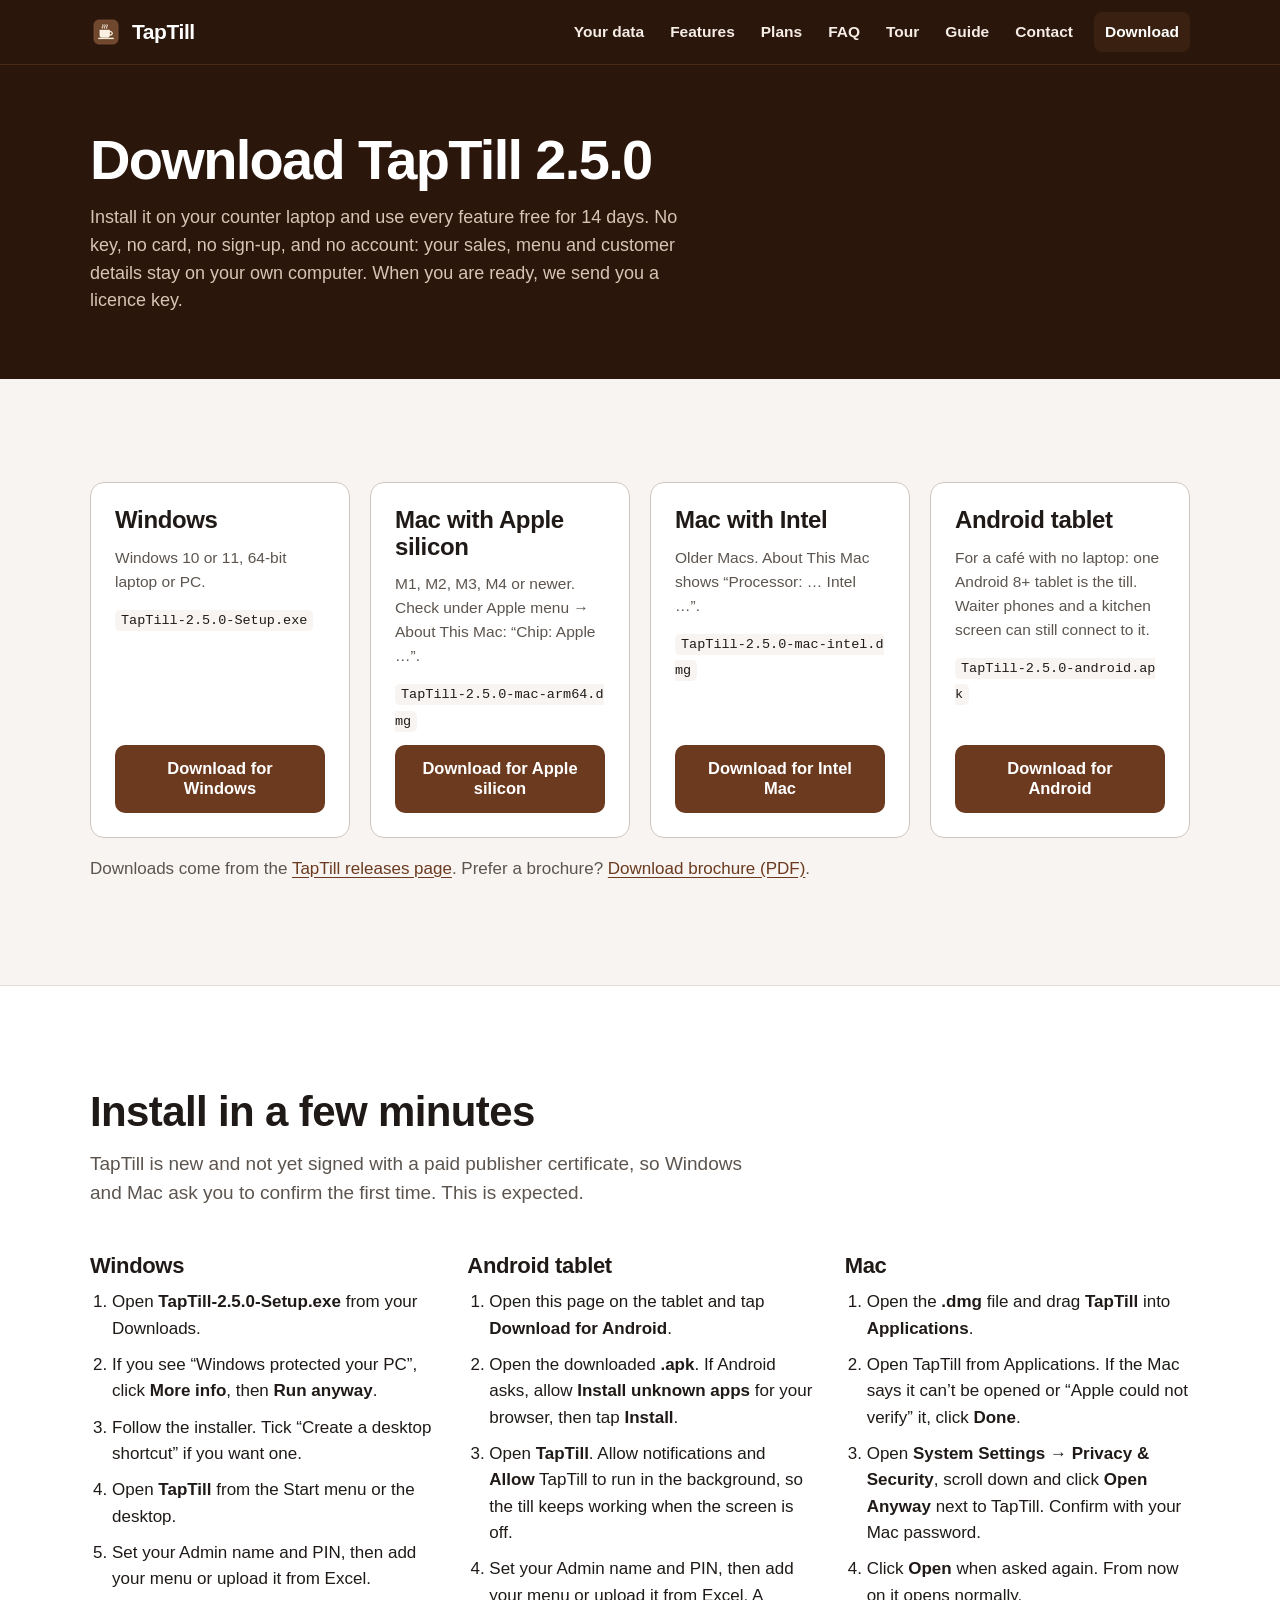
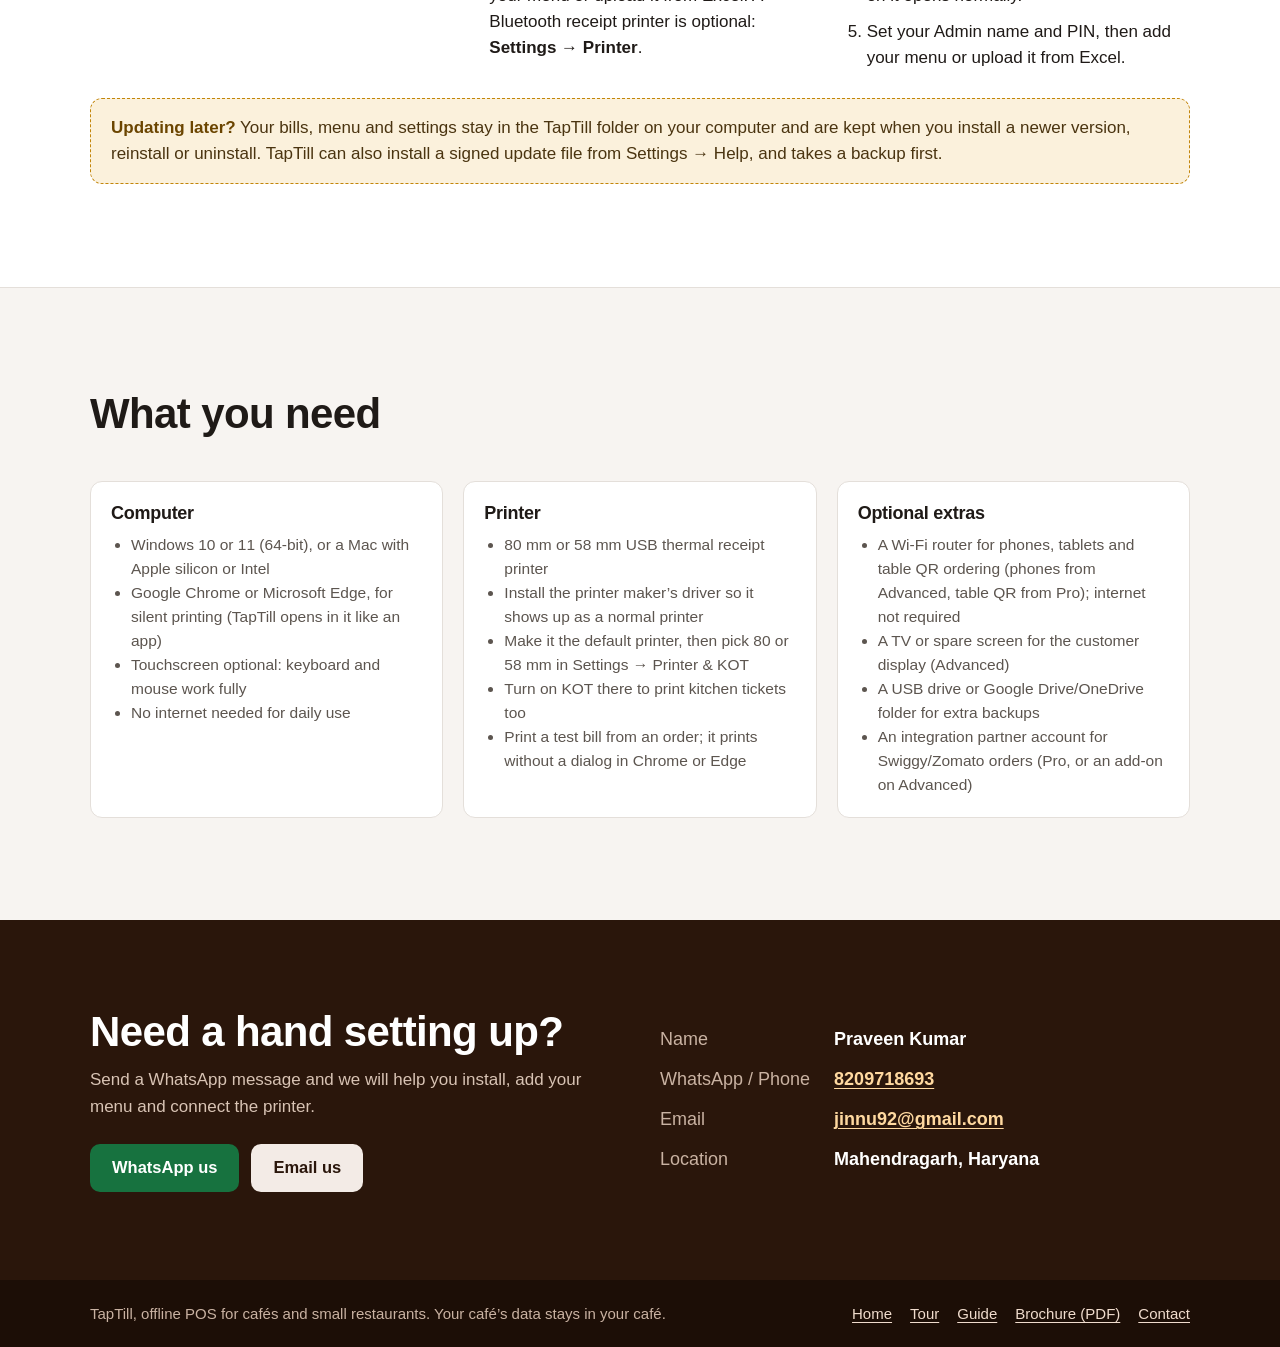
<file: download.html>
<!doctype html>
<html lang="en-IN">
<head>
<meta charset="utf-8">
<meta name="viewport" content="width=device-width, initial-scale=1">
<title>Download TapTill for Windows and Mac</title>
<meta name="description" content="Download TapTill 2.5.0 for Windows or Mac and try every feature free for 14 days. Install steps, system requirements and printer setup.">
<meta name="theme-color" content="#2a160b">
<link rel="icon" type="image/png" sizes="32x32" href="assets/favicon-32.png">
<link rel="apple-touch-icon" href="assets/apple-touch-icon.png">
<meta property="og:type" content="website">
<meta property="og:site_name" content="TapTill">
<meta property="og:title" content="Download TapTill: free 14-day trial">
<meta property="og:description" content="TapTill for Windows and Mac. Your café’s data stays on your own computer. Every feature free for 14 days, no key needed.">
<meta property="og:url" content="https://jinnu92.github.io/taptill/download.html">
<meta property="og:image" content="https://jinnu92.github.io/taptill/assets/og.jpg">
<meta property="og:image:width" content="1200">
<meta property="og:image:height" content="630">
<meta name="twitter:card" content="summary_large_image">
<link rel="stylesheet" href="assets/site.css">
</head>
<body>
<a class="skip" href="#main">Skip to content</a>
<header class="site-head">
  <div class="wrap">
    <a class="brand" href="./"><img src="assets/favicon-32.png" width="32" height="32" alt="">TapTill</a>
    <nav class="nav" aria-label="Main">
      <a href="./#your-data">Your data</a>
      <a href="./#features">Features</a>
      <a href="./#plans">Plans</a>
      <a href="./#faq">FAQ</a>
      <a href="tour.html">Tour</a>
      <a href="guide.html">Guide</a>
      <a href="./#contact">Contact</a>
      <a class="nav-cta" href="download.html" aria-current="page">Download</a>
    </nav>
  </div>
</header>

<main id="main">
<section class="page-head on-dark">
  <div class="wrap">
    <h1>Download TapTill 2.5.0</h1>
    <p>Install it on your counter laptop and use every feature free for 14 days. No key, no card, no sign-up, and no account: your sales, menu and customer details stay on your own computer. When you are ready, we send you a licence key.</p>
  </div>
</section>

<section class="section" aria-labelledby="dl-title">
  <div class="wrap">
    <h2 id="dl-title" class="visually-hidden">Pick your computer</h2>
    <div class="dl-grid">
      <div class="dl-card">
        <h2>Windows</h2>
        <p class="who">Windows 10 or 11, 64-bit laptop or PC.</p>
        <p><code>TapTill-2.5.0-Setup.exe</code></p>
        <a class="btn btn-solid" href="https://github.com/jinnu92/taptill/releases/download/v2.5.0/TapTill-2.5.0-Setup.exe">Download for Windows</a>
      </div>
      <div class="dl-card">
        <h2>Mac with Apple silicon</h2>
        <p class="who">M1, M2, M3, M4 or newer. Check under Apple menu → About This Mac: “Chip: Apple …”.</p>
        <p><code>TapTill-2.5.0-mac-arm64.dmg</code></p>
        <a class="btn btn-solid" href="https://github.com/jinnu92/taptill/releases/download/v2.5.0/TapTill-2.5.0-mac-arm64.dmg">Download for Apple silicon</a>
      </div>
      <div class="dl-card">
        <h2>Mac with Intel</h2>
        <p class="who">Older Macs. About This Mac shows “Processor: … Intel …”.</p>
        <p><code>TapTill-2.5.0-mac-intel.dmg</code></p>
        <a class="btn btn-solid" href="https://github.com/jinnu92/taptill/releases/download/v2.5.0/TapTill-2.5.0-mac-intel.dmg">Download for Intel Mac</a>
      </div>
      <div class="dl-card">
        <h2>Android tablet</h2>
        <p class="who">For a café with no laptop: one Android 8+ tablet is the till. Waiter phones and a kitchen screen can still connect to it.</p>
        <p><code>TapTill-2.5.0-android.apk</code></p>
        <a class="btn btn-solid" href="https://github.com/jinnu92/taptill/releases/download/v2.5.0/TapTill-2.5.0-android.apk">Download for Android</a>
      </div>
    </div>
    <p style="margin-top:18px;color:var(--muted)">Downloads come from the <a href="https://github.com/jinnu92/taptill/releases/latest">TapTill releases page</a>. Prefer a brochure? <a href="brochure.pdf">Download brochure (PDF)</a>.</p>
  </div>
</section>

<section class="section band" aria-labelledby="install-title">
  <div class="wrap">
    <div class="section-head">
      <h2 id="install-title">Install in a few minutes</h2>
      <p class="lede">TapTill is new and not yet signed with a paid publisher certificate, so Windows and Mac ask you to confirm the first time. This is expected.</p>
    </div>
    <div class="install">
      <div>
        <h3>Windows</h3>
        <ol>
          <li>Open <em>TapTill-2.5.0-Setup.exe</em> from your Downloads.</li>
          <li>If you see “Windows protected your PC”, click <em>More info</em>, then <em>Run anyway</em>.</li>
          <li>Follow the installer. Tick “Create a desktop shortcut” if you want one.</li>
          <li>Open <em>TapTill</em> from the Start menu or the desktop.</li>
          <li>Set your Admin name and PIN, then add your menu or upload it from Excel.</li>
        </ol>
      </div>
      <div>
        <h3>Android tablet</h3>
        <ol>
          <li>Open this page on the tablet and tap <em>Download for Android</em>.</li>
          <li>Open the downloaded <em>.apk</em>. If Android asks, allow <em>Install unknown apps</em> for your browser, then tap <em>Install</em>.</li>
          <li>Open <em>TapTill</em>. Allow notifications and <em>Allow</em> TapTill to run in the background, so the till keeps working when the screen is off.</li>
          <li>Set your Admin name and PIN, then add your menu or upload it from Excel. A Bluetooth receipt printer is optional: <em>Settings → Printer</em>.</li>
        </ol>
      </div>
      <div>
        <h3>Mac</h3>
        <ol>
          <li>Open the <em>.dmg</em> file and drag <em>TapTill</em> into <em>Applications</em>.</li>
          <li>Open TapTill from Applications. If the Mac says it can’t be opened or “Apple could not verify” it, click <em>Done</em>.</li>
          <li>Open <em>System Settings → Privacy &amp; Security</em>, scroll down and click <em>Open Anyway</em> next to TapTill. Confirm with your Mac password.</li>
          <li>Click <em>Open</em> when asked again. From now on it opens normally.</li>
          <li>Set your Admin name and PIN, then add your menu or upload it from Excel.</li>
        </ol>
      </div>
    </div>
    <div class="callout"><strong>Updating later?</strong> Your bills, menu and settings stay in the TapTill folder on your computer and are kept when you install a newer version, reinstall or uninstall. TapTill can also install a signed update file from Settings → Help, and takes a backup first.</div>
  </div>
</section>

<section class="section" id="requirements" aria-labelledby="req-title">
  <div class="wrap">
    <div class="section-head"><h2 id="req-title">What you need</h2></div>
    <div class="req">
      <div>
        <h3>Computer</h3>
        <ul>
          <li>Windows 10 or 11 (64-bit), or a Mac with Apple silicon or Intel</li>
          <li>Google Chrome or Microsoft Edge, for silent printing (TapTill opens in it like an app)</li>
          <li>Touchscreen optional: keyboard and mouse work fully</li>
          <li>No internet needed for daily use</li>
        </ul>
      </div>
      <div>
        <h3>Printer</h3>
        <ul>
          <li>80 mm or 58 mm USB thermal receipt printer</li>
          <li>Install the printer maker’s driver so it shows up as a normal printer</li>
          <li>Make it the default printer, then pick 80 or 58 mm in Settings → Printer &amp; KOT</li>
          <li>Turn on KOT there to print kitchen tickets too</li>
          <li>Print a test bill from an order; it prints without a dialog in Chrome or Edge</li>
        </ul>
      </div>
      <div>
        <h3>Optional extras</h3>
        <ul>
          <li>A Wi-Fi router for phones, tablets and table QR ordering (phones from Advanced, table QR from Pro); internet not required</li>
          <li>A TV or spare screen for the customer display (Advanced)</li>
          <li>A USB drive or Google Drive/OneDrive folder for extra backups</li>
          <li>An integration partner account for Swiggy/Zomato orders (Pro, or an add-on on Advanced)</li>
        </ul>
      </div>
    </div>
  </div>
</section>

<section class="contact on-dark" aria-labelledby="help-title">
  <div class="wrap">
    <div>
      <h2 id="help-title">Need a hand setting up?</h2>
      <p>Send a WhatsApp message and we will help you install, add your menu and connect the printer.</p>
      <div class="btn-row">
        <a class="btn btn-wa" href="https://wa.me/918209718693?text=Hi%20Praveen%2C%20I%20need%20help%20installing%20TapTill.">WhatsApp us</a>
        <a class="btn btn-primary" href="mailto:jinnu92@gmail.com?subject=TapTill%20setup">Email us</a>
      </div>
    </div>
    <dl>
      <dt>Name</dt><dd>Praveen Kumar</dd>
      <dt>WhatsApp / Phone</dt><dd><a href="https://wa.me/918209718693">8209718693</a></dd>
      <dt>Email</dt><dd><a href="mailto:jinnu92@gmail.com">jinnu92@gmail.com</a></dd>
      <dt>Location</dt><dd>Mahendragarh, Haryana</dd>
    </dl>
  </div>
</section>
</main>

<footer class="site-foot">
  <div class="wrap">
    <span>TapTill, offline POS for cafés and small restaurants. Your café’s data stays in your café.</span>
    <nav aria-label="Footer"><a href="./">Home</a><a href="tour.html">Tour</a><a href="guide.html">Guide</a><a href="brochure.pdf">Brochure (PDF)</a><a href="./#contact">Contact</a></nav>
  </div>
</footer>
</body>
</html>
</file>
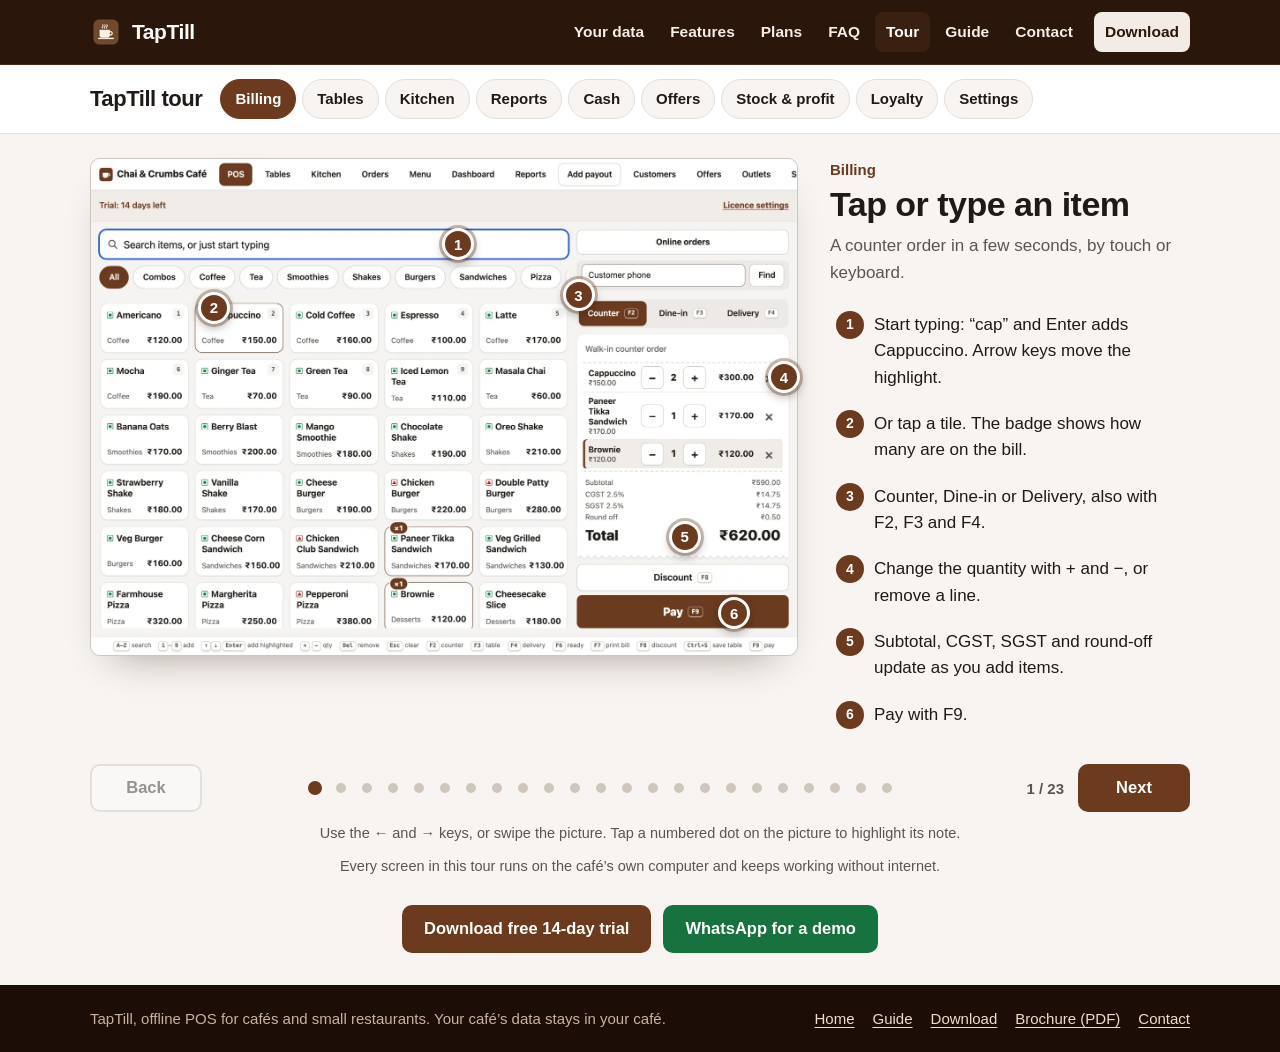
<file: tour.html>
<!doctype html>
<html lang="en-IN" class="no-js">
<head>
<meta charset="utf-8">
<meta name="viewport" content="width=device-width, initial-scale=1">
<title>TapTill tour: see the café till in action</title>
<meta name="description" content="A guided tour of TapTill with real screenshots: billing, tables, kitchen screen, customer display, reports, cash drawer, offers, stock, loyalty and settings.">
<meta name="theme-color" content="#2a160b">
<link rel="icon" type="image/png" sizes="32x32" href="assets/favicon-32.png">
<link rel="apple-touch-icon" href="assets/apple-touch-icon.png">
<meta property="og:type" content="website">
<meta property="og:site_name" content="TapTill">
<meta property="og:title" content="Take the TapTill tour">
<meta property="og:description" content="Click through the café till that keeps your data in your café: billing, kitchen screen, tables, offers, reports and more, all running on your own computer, with or without internet.">
<meta property="og:url" content="https://jinnu92.github.io/taptill/tour.html">
<meta property="og:image" content="https://jinnu92.github.io/taptill/assets/og.jpg">
<meta property="og:image:width" content="1200">
<meta property="og:image:height" content="630">
<meta name="twitter:card" content="summary_large_image">
<link rel="stylesheet" href="assets/site.css">
<link rel="stylesheet" href="assets/tour.css">
<script>document.documentElement.classList.replace('no-js', 'js');</script>
</head>
<body>
<a class="skip" href="#main">Skip to the tour</a>
<header class="site-head">
  <div class="wrap">
    <a class="brand" href="./"><img src="assets/favicon-32.png" width="32" height="32" alt="">TapTill</a>
    <nav class="nav" aria-label="Main">
      <a href="./#your-data">Your data</a>
      <a href="./#features">Features</a>
      <a href="./#plans">Plans</a>
      <a href="./#faq">FAQ</a>
      <a href="tour.html" aria-current="page">Tour</a>
      <a href="guide.html">Guide</a>
      <a href="./#contact">Contact</a>
      <a class="nav-cta" href="download.html">Download</a>
    </nav>
  </div>
</header>
<div class="tour-bar">
  <div class="wrap">
    <h1>TapTill tour</h1>
    <ul class="chapters" id="chapters" aria-label="Jump to a part of the tour"></ul>
  </div>
</div>
<main id="main" class="tour">
  <div class="wrap">
    <p class="visually-hidden" id="live" aria-live="polite"></p>
    <div id="stage">
<section class="step" id="step-pos" data-chapter="Billing" aria-labelledby="t-pos" aria-roledescription="slide" aria-label="Step 1 of 23">
  <figure class="frame"><div class="pic"><img src="assets/shots/pos.webp" width="1600" height="1125" fetchpriority="high" alt="TapTill billing screen with a counter order of Cappuccino, Paneer Tikka Sandwich and Brownie" draggable="false"><button type="button" class="hs" style="--x:52%;--y:17.3%" data-n="1" aria-label="Point 1: Start typing: “cap” and Enter adds Cappuccino. Arrow keys move the highlight.">1</button><button type="button" class="hs" style="--x:17.5%;--y:30%" data-n="2" aria-label="Point 2: Or tap a tile. The badge shows how many are on the bill.">2</button><button type="button" class="hs" style="--x:69%;--y:27.5%" data-n="3" aria-label="Point 3: Counter, Dine-in or Delivery, also with F2, F3 and F4.">3</button><button type="button" class="hs" style="--x:98%;--y:44%" data-n="4" aria-label="Point 4: Change the quantity with + and −, or remove a line.">4</button><button type="button" class="hs" style="--x:84%;--y:76%" data-n="5" aria-label="Point 5: Subtotal, CGST, SGST and round-off update as you add items.">5</button><button type="button" class="hs" style="--x:91%;--y:91.3%" data-n="6" aria-label="Point 6: Pay with F9.">6</button></div></figure>
  <div class="cap">
    <p class="chap">Billing</p>
    <h2 id="t-pos">Tap or type an item</h2>
    <p class="say">A counter order in a few seconds, by touch or keyboard.</p>
    <ol class="points"><li data-n="1">Start typing: “cap” and Enter adds Cappuccino. Arrow keys move the highlight.</li><li data-n="2">Or tap a tile. The badge shows how many are on the bill.</li><li data-n="3">Counter, Dine-in or Delivery, also with F2, F3 and F4.</li><li data-n="4">Change the quantity with + and −, or remove a line.</li><li data-n="5">Subtotal, CGST, SGST and round-off update as you add items.</li><li data-n="6">Pay with F9.</li></ol>
  </div>
</section>
<section class="step" id="step-modifiers" data-chapter="Billing" aria-labelledby="t-modifiers" aria-roledescription="slide" aria-label="Step 2 of 23">
  <figure class="frame"><div class="pic"><img src="assets/shots/modifiers.webp" width="1600" height="1125" loading="lazy" alt="Options window for a Cappuccino: size Medium and an extra shot picked, with the kitchen note “less sugar”" draggable="false"><button type="button" class="hs" style="--x:63.5%;--y:33.5%" data-n="1" aria-label="Point 1: Required choices come first, such as Small, Medium or Large.">1</button><button type="button" class="hs" style="--x:63.5%;--y:47%" data-n="2" aria-label="Point 2: Add-ons like extra cheese add their price to the item.">2</button><button type="button" class="hs" style="--x:51%;--y:68.6%" data-n="3" aria-label="Point 3: Number keys 1–9 pick options; Enter adds the item.">3</button><button type="button" class="hs" style="--x:40%;--y:54.6%" data-n="4" aria-label="Point 4: Add a short note for the kitchen, like “less sugar”. It prints on the KOT and the bill.">4</button></div></figure>
  <div class="cap">
    <p class="chap">Billing</p>
    <h2 id="t-modifiers">Pick a size and add-ons</h2>
    <p class="say">Items with options open a quick picker with big buttons.</p>
    <ol class="points"><li data-n="1">Required choices come first, such as Small, Medium or Large.</li><li data-n="2">Add-ons like extra cheese add their price to the item.</li><li data-n="3">Number keys 1–9 pick options; Enter adds the item.</li><li data-n="4">Add a short note for the kitchen, like “less sugar”. It prints on the KOT and the bill.</li></ol>
  </div>
</section>
<section class="step" id="step-split" data-chapter="Billing" aria-labelledby="t-split" aria-roledescription="slide" aria-label="Step 3 of 23">
  <figure class="frame"><div class="pic"><img src="assets/shots/split-pay.webp" width="1600" height="1125" loading="lazy" alt="Pay window with the bill split as ₹300 cash and ₹309 by UPI" draggable="false"><button type="button" class="hs" style="--x:71.5%;--y:29.9%" data-n="1" aria-label="Point 1: Pick Cash, UPI or Card, or add more than one.">1</button><button type="button" class="hs" style="--x:50.5%;--y:56.7%" data-n="2" aria-label="Point 2: Enter each amount; TapTill shows what is left to pay.">2</button><button type="button" class="hs" style="--x:31%;--y:83%" data-n="3" aria-label="Point 3: The cash drawer and reports count each part under its own method.">3</button></div></figure>
  <div class="cap">
    <p class="chap">Billing</p>
    <h2 id="t-split">Pay, even split across methods</h2>
    <p class="say">Part cash, part UPI on one bill.</p>
    <ol class="points"><li data-n="1">Pick Cash, UPI or Card, or add more than one.</li><li data-n="2">Enter each amount; TapTill shows what is left to pay.</li><li data-n="3">The cash drawer and reports count each part under its own method.</li></ol>
  </div>
</section>
<section class="step" id="step-receipt" data-chapter="Billing" aria-labelledby="t-receipt" aria-roledescription="slide" aria-label="Step 4 of 23">
  <figure class="frame"><div class="pic paper"><img src="assets/shots/receipt.webp" width="620" height="630" loading="lazy" alt="Printed TapTill bill for table T4" draggable="false"><button type="button" class="hs" style="--x:86%;--y:18%" data-n="1" aria-label="Point 1: Your café name, address, phone, GSTIN and FSSAI on top.">1</button><button type="button" class="hs" style="--x:45%;--y:56%" data-n="2" aria-label="Point 2: Items with quantity, rate and amount.">2</button><button type="button" class="hs" style="--x:50%;--y:77%" data-n="3" aria-label="Point 3: CGST and SGST at your GST rate.">3</button><button type="button" class="hs" style="--x:50%;--y:87%" data-n="4" aria-label="Point 4: The total, rounded to the rupee, and your thank-you line.">4</button></div></figure>
  <div class="cap">
    <p class="chap">Billing</p>
    <h2 id="t-receipt">The printed bill</h2>
    <p class="say">Straight to your 80 mm or 58 mm thermal printer, no print dialog.</p>
    <ol class="points"><li data-n="1">Your café name, address, phone, GSTIN and FSSAI on top.</li><li data-n="2">Items with quantity, rate and amount.</li><li data-n="3">CGST and SGST at your GST rate.</li><li data-n="4">The total, rounded to the rupee, and your thank-you line.</li></ol>
  </div>
</section>
<section class="step" id="step-upi" data-chapter="Billing" aria-labelledby="t-upi" aria-roledescription="slide" aria-label="Step 5 of 23">
  <figure class="frame"><div class="pic"><img src="assets/shots/upi-qr.webp" width="1600" height="900" loading="lazy" alt="Unpaid table bill with a UPI QR for the exact amount, and the same QR on the customer display" draggable="false"><button type="button" class="hs" style="--x:32.5%;--y:89%" data-n="1" aria-label="Point 1: Add your UPI ID once in Settings.">1</button><button type="button" class="hs" style="--x:32.5%;--y:70%" data-n="2" aria-label="Point 2: The bill shows a QR with the exact amount and the bill number.">2</button><button type="button" class="hs" style="--x:78%;--y:28.5%" data-n="3" aria-label="Point 3: The customer display can show it too. The cashier confirms the payment.">3</button></div></figure>
  <div class="cap">
    <p class="chap">Billing</p>
    <h2 id="t-upi">UPI QR with the amount</h2>
    <p class="say">Guests scan and pay the exact bill amount.</p>
    <ol class="points"><li data-n="1">Add your UPI ID once in Settings.</li><li data-n="2">The bill shows a QR with the exact amount and the bill number.</li><li data-n="3">The customer display can show it too. The cashier confirms the payment.</li></ol>
  </div>
</section>
<section class="step" id="step-gst" data-chapter="Billing" aria-labelledby="t-gst" aria-roledescription="slide" aria-label="Step 6 of 23">
  <figure class="frame"><div class="pic"><img src="assets/shots/gst-invoice.webp" width="1600" height="900" loading="lazy" alt="Tax invoice with GSTIN, HSN/SAC, taxable value and amount in words, next to Reports → GST" draggable="false"><button type="button" class="hs" style="--x:32.5%;--y:6.5%" data-n="1" aria-label="Point 1: “Tax Invoice” with your legal name, GSTIN and state (or “Bill of supply” if you are not registered).">1</button><button type="button" class="hs" style="--x:32.5%;--y:74.9%" data-n="2" aria-label="Point 2: HSN/SAC, taxable value per GST rate and the amount in words.">2</button><button type="button" class="hs" style="--x:32.5%;--y:28.5%" data-n="3" aria-label="Point 3: Bill numbers by financial year, like CAFE/25-26/00001.">3</button><button type="button" class="hs" style="--x:64.5%;--y:40%" data-n="4" aria-label="Point 4: Reports → GST: monthly B2C and HSN summaries as CSV files.">4</button></div></figure>
  <div class="cap">
    <p class="chap">Billing</p>
    <h2 id="t-gst">GST tax invoice and GSTR-1</h2>
    <p class="say">A tax invoice your accountant can use as it is.</p>
    <ol class="points"><li data-n="1">“Tax Invoice” with your legal name, GSTIN and state (or “Bill of supply” if you are not registered).</li><li data-n="2">HSN/SAC, taxable value per GST rate and the amount in words.</li><li data-n="3">Bill numbers by financial year, like CAFE/25-26/00001.</li><li data-n="4">Reports → GST: monthly B2C and HSN summaries as CSV files.</li></ol>
  </div>
</section>
<section class="step" id="step-tables" data-chapter="Tables" aria-labelledby="t-tables" aria-roledescription="slide" aria-label="Step 7 of 23">
  <figure class="frame"><div class="pic"><img src="assets/shots/tables.webp" width="1600" height="900" loading="lazy" alt="Tables screen with T2, T4 and T5 occupied" draggable="false"><button type="button" class="hs" style="--x:24%;--y:20.4%" data-n="1" aria-label="Point 1: How many tables are occupied and free.">1</button><button type="button" class="hs" style="--x:31%;--y:28.5%" data-n="2" aria-label="Point 2: A busy table shows its running bill, item count and time seated.">2</button><button type="button" class="hs" style="--x:33.8%;--y:44.4%" data-n="3" aria-label="Point 3: Kitchen status: in kitchen, preparing or ready.">3</button><button type="button" class="hs" style="--x:8.8%;--y:35.8%" data-n="4" aria-label="Point 4: Tap a free table to start a dine-in order.">4</button></div></figure>
  <div class="cap">
    <p class="chap">Tables</p>
    <h2 id="t-tables">Tables at a glance</h2>
    <p class="say">See every table, its bill and its food, from the counter.</p>
    <ol class="points"><li data-n="1">How many tables are occupied and free.</li><li data-n="2">A busy table shows its running bill, item count and time seated.</li><li data-n="3">Kitchen status: in kitchen, preparing or ready.</li><li data-n="4">Tap a free table to start a dine-in order.</li></ol>
  </div>
</section>
<section class="step" id="step-selforder" data-chapter="Tables" aria-labelledby="t-selforder" aria-roledescription="slide" aria-label="Step 8 of 23">
  <figure class="frame"><div class="pic"><img src="assets/shots/self-order.webp" width="1600" height="900" loading="lazy" alt="A guest’s phone order for table T5, and the same order waiting in Table requests on the POS" draggable="false"><button type="button" class="hs" style="--x:31%;--y:5.9%" data-n="1" aria-label="Point 1: Print a QR sheet with one code per table.">1</button><button type="button" class="hs" style="--x:31%;--y:91.9%" data-n="2" aria-label="Point 2: Guests scan, pick items and place the order. They only see their own table’s order.">2</button><button type="button" class="hs" style="--x:94%;--y:47%" data-n="3" aria-label="Point 3: Orders wait in the Self-orders inbox until staff accept them.">3</button><button type="button" class="hs" style="--x:87%;--y:21%" data-n="4" aria-label="Point 4: “Call waiter” and “Ask for bill” chime at the counter.">4</button></div></figure>
  <div class="cap">
    <p class="chap">Tables</p>
    <h2 id="t-selforder">Table QR self-ordering</h2>
    <p class="say">Guests order from their own phone on the café Wi-Fi.</p>
    <ol class="points"><li data-n="1">Print a QR sheet with one code per table.</li><li data-n="2">Guests scan, pick items and place the order. They only see their own table’s order.</li><li data-n="3">Orders wait in the Self-orders inbox until staff accept them.</li><li data-n="4">“Call waiter” and “Ask for bill” chime at the counter.</li></ol>
  </div>
</section>
<section class="step" id="step-kitchen" data-chapter="Kitchen" aria-labelledby="t-kitchen" aria-roledescription="slide" aria-label="Step 9 of 23">
  <figure class="frame"><div class="pic"><img src="assets/shots/kitchen.webp" width="1600" height="900" loading="lazy" alt="Kitchen screen with tickets for tables and counter orders" draggable="false"><button type="button" class="hs" style="--x:21%;--y:20.6%" data-n="1" aria-label="Point 1: Filter new, preparing and ready tickets.">1</button><button type="button" class="hs" style="--x:22%;--y:30.3%" data-n="2" aria-label="Point 2: Each ticket shows the table or order number and how long it has waited.">2</button><button type="button" class="hs" style="--x:37.6%;--y:54.7%" data-n="3" aria-label="Point 3: Tap Start when cooking begins…">3</button><button type="button" class="hs" style="--x:13%;--y:58.9%" data-n="4" aria-label="Point 4: …and Ready when it is done.">4</button><button type="button" class="hs" style="--x:7.3%;--y:89.6%" data-n="5" aria-label="Point 5: Ready tickets wait for pickup, and the number goes to the TV.">5</button></div></figure>
  <div class="cap">
    <p class="chap">Kitchen</p>
    <h2 id="t-kitchen">Kitchen screen</h2>
    <p class="say">Orders appear the moment they are saved.</p>
    <ol class="points"><li data-n="1">Filter new, preparing and ready tickets.</li><li data-n="2">Each ticket shows the table or order number and how long it has waited.</li><li data-n="3">Tap Start when cooking begins…</li><li data-n="4">…and Ready when it is done.</li><li data-n="5">Ready tickets wait for pickup, and the number goes to the TV.</li></ol>
  </div>
</section>
<section class="step" id="step-display" data-chapter="Kitchen" aria-labelledby="t-display" aria-roledescription="slide" aria-label="Step 10 of 23">
  <figure class="frame"><div class="pic"><img src="assets/shots/display.webp" width="1600" height="900" loading="lazy" alt="Customer display with the Breakfast Combo and ready order numbers" draggable="false"><button type="button" class="hs" style="--x:55%;--y:34.9%" data-n="1" aria-label="Point 1: Live offers play as a slideshow.">1</button><button type="button" class="hs" style="--x:31%;--y:44.7%" data-n="2" aria-label="Point 2: Combo price next to the regular price.">2</button><button type="button" class="hs" style="--x:51%;--y:93.5%" data-n="3" aria-label="Point 3: Ready order numbers along the bottom, so nobody has to shout names.">3</button></div></figure>
  <div class="cap">
    <p class="chap">Kitchen</p>
    <h2 id="t-display">Customer display</h2>
    <p class="say">Any TV near the counter becomes your offer board and pickup screen.</p>
    <ol class="points"><li data-n="1">Live offers play as a slideshow.</li><li data-n="2">Combo price next to the regular price.</li><li data-n="3">Ready order numbers along the bottom, so nobody has to shout names.</li></ol>
  </div>
</section>
<section class="step" id="step-menuboard" data-chapter="Kitchen" aria-labelledby="t-menuboard" aria-roledescription="slide" aria-label="Step 11 of 23">
  <figure class="frame"><div class="pic"><img src="assets/shots/menu-board.webp" width="1600" height="900" loading="lazy" alt="Menu board on the customer display: Coffee, Tea and Smoothies with veg marks and prices" draggable="false"><button type="button" class="hs" style="--x:25%;--y:17%" data-n="1" aria-label="Point 1: Your menu in big, readable columns, straight from the Menu page.">1</button><button type="button" class="hs" style="--x:9.5%;--y:24.9%" data-n="2" aria-label="Point 2: Veg and non-veg marks next to every item.">2</button><button type="button" class="hs" style="--x:84%;--y:82.5%" data-n="3" aria-label="Point 3: Long menus turn pages by themselves, between your offers.">3</button></div></figure>
  <div class="cap">
    <p class="chap">Kitchen</p>
    <h2 id="t-menuboard">Menu board</h2>
    <p class="say">The same TV can show your menu with prices. Change a price once and the board follows.</p>
    <ol class="points"><li data-n="1">Your menu in big, readable columns, straight from the Menu page.</li><li data-n="2">Veg and non-veg marks next to every item.</li><li data-n="3">Long menus turn pages by themselves, between your offers.</li></ol>
  </div>
</section>
<section class="step" id="step-dashboard" data-chapter="Reports" aria-labelledby="t-dashboard" aria-roledescription="slide" aria-label="Step 12 of 23">
  <figure class="frame"><div class="pic"><img src="assets/shots/dashboard.webp" width="1600" height="900" loading="lazy" alt="Dashboard for the last 30 days with sales by hour" draggable="false"><button type="button" class="hs" style="--x:48%;--y:23.3%" data-n="1" aria-label="Point 1: Today, yesterday, 7, 30 or 90 days, or your own dates.">1</button><button type="button" class="hs" style="--x:22%;--y:33.5%" data-n="2" aria-label="Point 2: Revenue, orders, average bill and items sold, with the change from before.">2</button><button type="button" class="hs" style="--x:51%;--y:75.5%" data-n="3" aria-label="Point 3: Sales by hour: when the money comes in.">3</button></div></figure>
  <div class="cap">
    <p class="chap">Reports</p>
    <h2 id="t-dashboard">Dashboard</h2>
    <p class="say">How the café is doing, compared with the period before.</p>
    <ol class="points"><li data-n="1">Today, yesterday, 7, 30 or 90 days, or your own dates.</li><li data-n="2">Revenue, orders, average bill and items sold, with the change from before.</li><li data-n="3">Sales by hour: when the money comes in.</li></ol>
  </div>
</section>
<section class="step" id="step-whatsells" data-chapter="Reports" aria-labelledby="t-whatsells" aria-roledescription="slide" aria-label="Step 13 of 23">
  <figure class="frame"><div class="pic"><img src="assets/shots/whatsells.webp" width="1600" height="501" loading="lazy" alt="What sells when: top items for morning, afternoon, evening and night" draggable="false"><button type="button" class="hs" style="--x:20%;--y:32.8%" data-n="1" aria-label="Point 1: Revenue and orders for each part of the day.">1</button><button type="button" class="hs" style="--x:20%;--y:61.6%" data-n="2" aria-label="Point 2: The top five items in each time slot.">2</button><button type="button" class="hs" style="--x:60%;--y:19%" data-n="3" aria-label="Point 3: Set your own time slots in Settings.">3</button></div></figure>
  <div class="cap">
    <p class="chap">Reports</p>
    <h2 id="t-whatsells">What sells when</h2>
    <p class="say">Plan your menu, offers and staff around real sales.</p>
    <ol class="points"><li data-n="1">Revenue and orders for each part of the day.</li><li data-n="2">The top five items in each time slot.</li><li data-n="3">Set your own time slots in Settings.</li></ol>
  </div>
</section>
<section class="step" id="step-drawer" data-chapter="Cash" aria-labelledby="t-drawer" aria-roledescription="slide" aria-label="Step 14 of 23">
  <figure class="frame"><div class="pic"><img src="assets/shots/drawer.webp" width="1600" height="900" loading="lazy" alt="Cash drawer report for today" draggable="false"><button type="button" class="hs" style="--x:15.5%;--y:45%" data-n="1" aria-label="Point 1: Cash, UPI and card totals for the day.">1</button><button type="button" class="hs" style="--x:64.5%;--y:45%" data-n="2" aria-label="Point 2: Expected cash: opening cash plus cash sales, minus payouts.">2</button><button type="button" class="hs" style="--x:50.5%;--y:63.5%" data-n="3" aria-label="Point 3: Count notes by denomination and see any difference.">3</button><button type="button" class="hs" style="--x:66.5%;--y:80.7%" data-n="4" aria-label="Point 4: Tick each UPI and card payment as you match your statement.">4</button></div></figure>
  <div class="cap">
    <p class="chap">Cash</p>
    <h2 id="t-drawer">Cash drawer</h2>
    <p class="say">Know what should be in the drawer before you count it.</p>
    <ol class="points"><li data-n="1">Cash, UPI and card totals for the day.</li><li data-n="2">Expected cash: opening cash plus cash sales, minus payouts.</li><li data-n="3">Count notes by denomination and see any difference.</li><li data-n="4">Tick each UPI and card payment as you match your statement.</li></ol>
  </div>
</section>
<section class="step" id="step-zreport" data-chapter="Cash" aria-labelledby="t-zreport" aria-roledescription="slide" aria-label="Step 15 of 23">
  <figure class="frame"><div class="pic paper"><img src="assets/shots/zreport.webp" width="620" height="1080" loading="lazy" alt="Printed day-end Z-report" draggable="false"><button type="button" class="hs" style="--x:52%;--y:34%" data-n="1" aria-label="Point 1: Total sales with discounts, CGST, SGST and round-off.">1</button><button type="button" class="hs" style="--x:40%;--y:44.5%" data-n="2" aria-label="Point 2: By payment method, order type and delivery platform.">2</button><button type="button" class="hs" style="--x:55%;--y:92.4%" data-n="3" aria-label="Point 3: Counted cash against expected cash.">3</button></div></figure>
  <div class="cap">
    <p class="chap">Cash</p>
    <h2 id="t-zreport">Z-report: close the day</h2>
    <p class="say">One printout with the whole day.</p>
    <ol class="points"><li data-n="1">Total sales with discounts, CGST, SGST and round-off.</li><li data-n="2">By payment method, order type and delivery platform.</li><li data-n="3">Counted cash against expected cash.</li></ol>
  </div>
</section>
<section class="step" id="step-offers" data-chapter="Offers" aria-labelledby="t-offers" aria-roledescription="slide" aria-label="Step 16 of 23">
  <figure class="frame"><div class="pic"><img src="assets/shots/offers.webp" width="1600" height="900" loading="lazy" alt="Offers page with three live offers" draggable="false"><button type="button" class="hs" style="--x:56.5%;--y:20.6%" data-n="1" aria-label="Point 1: Create a combo, percent off, buy X get Y or a display-only promo.">1</button><button type="button" class="hs" style="--x:24%;--y:50%" data-n="2" aria-label="Point 2: Each offer shows what it gives and when it runs.">2</button><button type="button" class="hs" style="--x:25.6%;--y:32%" data-n="3" aria-label="Point 3: Live now or scheduled, at a glance.">3</button><button type="button" class="hs" style="--x:23.5%;--y:63%" data-n="4" aria-label="Point 4: Edit, duplicate or archive an offer.">4</button></div></figure>
  <div class="cap">
    <p class="chap">Offers</p>
    <h2 id="t-offers">Offers and combos</h2>
    <p class="say">Combos, happy hours and buy X get Y, applied by the till.</p>
    <ol class="points"><li data-n="1">Create a combo, percent off, buy X get Y or a display-only promo.</li><li data-n="2">Each offer shows what it gives and when it runs.</li><li data-n="3">Live now or scheduled, at a glance.</li><li data-n="4">Edit, duplicate or archive an offer.</li></ol>
  </div>
</section>
<section class="step" id="step-bxgy" data-chapter="Offers" aria-labelledby="t-bxgy" aria-roledescription="slide" aria-label="Step 17 of 23">
  <figure class="frame"><div class="pic phone"><img src="assets/shots/phone-cart.webp" width="780" height="1688" loading="lazy" alt="TapTill on a phone suggesting a free French Fries" draggable="false"><button type="button" class="hs" style="--x:22%;--y:68%" data-n="1" aria-label="Point 1: Two French Fries on the bill qualify for “Buy 2, get 1 free”.">1</button><button type="button" class="hs" style="--x:95%;--y:75.8%" data-n="2" aria-label="Point 2: TapTill suggests the free item; one tap adds it.">2</button><button type="button" class="hs" style="--x:50%;--y:90%" data-n="3" aria-label="Point 3: The total updates with the offer applied.">3</button></div></figure>
  <div class="cap">
    <p class="chap">Offers</p>
    <h2 id="t-bxgy">The till suggests the free item</h2>
    <p class="say">Cashiers never miss an offer, even on a phone.</p>
    <ol class="points"><li data-n="1">Two French Fries on the bill qualify for “Buy 2, get 1 free”.</li><li data-n="2">TapTill suggests the free item; one tap adds it.</li><li data-n="3">The total updates with the offer applied.</li></ol>
  </div>
</section>
<section class="step" id="step-stock" data-chapter="Stock &amp; profit" aria-labelledby="t-stock" aria-roledescription="slide" aria-label="Step 18 of 23">
  <figure class="frame"><div class="pic"><img src="assets/shots/stock.webp" width="1600" height="900" loading="lazy" alt="Recipe for a Cappuccino with its food cost, next to the ingredient list with a low-stock warning" draggable="false"><button type="button" class="hs" style="--x:73%;--y:46%" data-n="1" aria-label="Point 1: Add ingredients in g, ml or pieces, with a reorder level.">1</button><button type="button" class="hs" style="--x:32%;--y:39.9%" data-n="2" aria-label="Point 2: Give each item a recipe; stock comes off when a bill is paid.">2</button><button type="button" class="hs" style="--x:80.5%;--y:37%" data-n="3" aria-label="Point 3: Record purchases and wastage, and count stock to match the shelf.">3</button><button type="button" class="hs" style="--x:17.5%;--y:25%" data-n="4" aria-label="Point 4: See the food cost % of each item.">4</button></div></figure>
  <div class="cap">
    <p class="chap">Stock &amp; profit</p>
    <h2 id="t-stock">Stock and recipes</h2>
    <p class="say">Stock comes off by itself as you sell.</p>
    <ol class="points"><li data-n="1">Add ingredients in g, ml or pieces, with a reorder level.</li><li data-n="2">Give each item a recipe; stock comes off when a bill is paid.</li><li data-n="3">Record purchases and wastage, and count stock to match the shelf.</li><li data-n="4">See the food cost % of each item.</li></ol>
  </div>
</section>
<section class="step" id="step-profit" data-chapter="Stock &amp; profit" aria-labelledby="t-profit" aria-roledescription="slide" aria-label="Step 19 of 23">
  <figure class="frame"><div class="pic"><img src="assets/shots/profit.webp" width="1600" height="900" loading="lazy" alt="Profit report by month: net sales, cost of goods, expenses and profit, with a chart" draggable="false"><button type="button" class="hs" style="--x:25.5%;--y:26.6%" data-n="1" aria-label="Point 1: Record expenses by category, or straight from a cash payout.">1</button><button type="button" class="hs" style="--x:67.5%;--y:46%" data-n="2" aria-label="Point 2: Profit per day and month: sales minus food cost and expenses.">2</button><button type="button" class="hs" style="--x:50%;--y:71%" data-n="3" aria-label="Point 3: A chart of profit over time.">3</button></div></figure>
  <div class="cap">
    <p class="chap">Stock &amp; profit</p>
    <h2 id="t-profit">Expenses and profit</h2>
    <p class="say">What you actually made today and this month.</p>
    <ol class="points"><li data-n="1">Record expenses by category, or straight from a cash payout.</li><li data-n="2">Profit per day and month: sales minus food cost and expenses.</li><li data-n="3">A chart of profit over time.</li></ol>
  </div>
</section>
<section class="step" id="step-loyalty" data-chapter="Loyalty" aria-labelledby="t-loyalty" aria-roledescription="slide" aria-label="Step 20 of 23">
  <figure class="frame"><div class="pic"><img src="assets/shots/pos-loyalty.webp" width="1600" height="1125" loading="lazy" alt="Billing screen with a loyalty customer selected" draggable="false"><button type="button" class="hs" style="--x:96%;--y:22.3%" data-n="1" aria-label="Point 1: Type the phone number and press Find: name, visits and favourites appear.">1</button><button type="button" class="hs" style="--x:88%;--y:32.7%" data-n="2" aria-label="Point 2: A reminder when their birthday is near.">2</button><button type="button" class="hs" style="--x:90%;--y:40%" data-n="3" aria-label="Point 3: Redeem points on this bill, or apply the birthday offer.">3</button></div></figure>
  <div class="cap">
    <p class="chap">Loyalty</p>
    <h2 id="t-loyalty">A regular at the till</h2>
    <p class="say">Points, favourites and birthdays, from a phone number.</p>
    <ol class="points"><li data-n="1">Type the phone number and press Find: name, visits and favourites appear.</li><li data-n="2">A reminder when their birthday is near.</li><li data-n="3">Redeem points on this bill, or apply the birthday offer.</li></ol>
  </div>
</section>
<section class="step" id="step-customers" data-chapter="Loyalty" aria-labelledby="t-customers" aria-roledescription="slide" aria-label="Step 21 of 23">
  <figure class="frame"><div class="pic"><img src="assets/shots/customers.webp" width="1600" height="900" loading="lazy" alt="Customer list with visits, spend and points" draggable="false"><button type="button" class="hs" style="--x:24.5%;--y:49%" data-n="1" aria-label="Point 1: Each customer with visits, spend and last visit.">1</button><button type="button" class="hs" style="--x:82%;--y:49%" data-n="2" aria-label="Point 2: Points or stamps balance.">2</button><button type="button" class="hs" style="--x:91%;--y:30.9%" data-n="3" aria-label="Point 3: Export the list as CSV for your own messages.">3</button></div></figure>
  <div class="cap">
    <p class="chap">Loyalty</p>
    <h2 id="t-customers">Customer list</h2>
    <p class="say">Everyone who came back, in one list.</p>
    <ol class="points"><li data-n="1">Each customer with visits, spend and last visit.</li><li data-n="2">Points or stamps balance.</li><li data-n="3">Export the list as CSV for your own messages.</li></ol>
  </div>
</section>
<section class="step" id="step-appearance" data-chapter="Settings" aria-labelledby="t-appearance" aria-roledescription="slide" aria-label="Step 22 of 23">
  <figure class="frame"><div class="pic"><img src="assets/shots/set-appearance.webp" width="1100" height="746" loading="lazy" alt="Appearance settings with theme presets" draggable="false"><button type="button" class="hs" style="--x:95%;--y:18.6%" data-n="1" aria-label="Point 1: Six colour presets, or your own brand colour.">1</button><button type="button" class="hs" style="--x:47%;--y:59.9%" data-n="2" aria-label="Point 2: Light, dark or automatic.">2</button><button type="button" class="hs" style="--x:58%;--y:80.3%" data-n="3" aria-label="Point 3: Preview before you save. Text stays readable whatever colour you pick.">3</button></div></figure>
  <div class="cap">
    <p class="chap">Settings</p>
    <h2 id="t-appearance">Appearance</h2>
    <p class="say">Match the till to your café’s colours.</p>
    <ol class="points"><li data-n="1">Six colour presets, or your own brand colour.</li><li data-n="2">Light, dark or automatic.</li><li data-n="3">Preview before you save. Text stays readable whatever colour you pick.</li></ol>
  </div>
</section>
<section class="step" id="step-licence" data-chapter="Settings" aria-labelledby="t-licence" aria-roledescription="slide" aria-label="Step 23 of 23">
  <figure class="frame"><div class="pic"><img src="assets/shots/set-licence-card.webp" width="1100" height="723" loading="lazy" alt="Licence settings with the Installation ID" draggable="false"><button type="button" class="hs" style="--x:32%;--y:11.2%" data-n="1" aria-label="Point 1: Trial or licence status, plan and end date.">1</button><button type="button" class="hs" style="--x:49%;--y:39.6%" data-n="2" aria-label="Point 2: Your Installation ID. Copy it and send it to us on WhatsApp.">2</button><button type="button" class="hs" style="--x:70%;--y:56.6%" data-n="3" aria-label="Point 3: Paste the key we send back, or open the key file.">3</button><button type="button" class="hs" style="--x:16%;--y:72.7%" data-n="4" aria-label="Point 4: Install key. Done, no internet needed.">4</button></div></figure>
  <div class="cap">
    <p class="chap">Settings</p>
    <h2 id="t-licence">Licence</h2>
    <p class="say">Your key works offline and is tied to this laptop.</p>
    <ol class="points"><li data-n="1">Trial or licence status, plan and end date.</li><li data-n="2">Your Installation ID. Copy it and send it to us on WhatsApp.</li><li data-n="3">Paste the key we send back, or open the key file.</li><li data-n="4">Install key. Done, no internet needed.</li></ol>
  </div>
</section>
    </div>
    <div class="tour-controls">
      <button type="button" class="btn btn-line" id="prev">Back</button>
      <ol class="dots" id="dots" aria-label="Tour steps"></ol>
      <span class="counter" id="counter" aria-hidden="true"></span>
      <button type="button" class="btn btn-solid" id="next">Next</button>
    </div>
    <p class="hint">Use the ← and → keys, or swipe the picture. Tap a numbered dot on the picture to highlight its note.</p>
    <p class="hint">Every screen in this tour runs on the café’s own computer and keeps working without internet.</p>
    <div class="btn-row" style="justify-content:center;margin-top:28px">
      <a class="btn btn-solid" href="download.html">Download free 14-day trial</a>
      <a class="btn btn-wa" href="https://wa.me/918209718693?text=Hi%20Praveen%2C%20I%20took%20the%20TapTill%20tour%20and%20would%20like%20a%20demo.">WhatsApp for a demo</a>
    </div>
  </div>
</main>
<footer class="site-foot">
  <div class="wrap">
    <span>TapTill, offline POS for cafés and small restaurants. Your café’s data stays in your café.</span>
    <nav aria-label="Footer"><a href="./">Home</a><a href="guide.html">Guide</a><a href="download.html">Download</a><a href="brochure.pdf">Brochure (PDF)</a><a href="./#contact">Contact</a></nav>
  </div>
</footer>
<script src="assets/tour.js" defer></script>
</body>
</html>
</file>
<file: assets/site.css>
/* TapTill website: shared styles. Palette follows the TapTill app and brochure (espresso theme). */
:root {
  --roast: #2a160b;
  --roast-2: #3a2010;
  --espresso: #6b3a1f;
  --espresso-press: #57301a;
  --crema: #f3ebe6;
  --stone: #f7f4f1;
  --paper: #ffffff;
  --line: #e4dfda;
  --line-strong: #cfc6be;
  --ink: #1f1a17;
  --muted: #5c554f;
  --on-roast: #f6ede6;
  --on-roast-muted: #d8c3b4;
  --accent-roast: #ffd9a0;
  --saffron: #c2850a;
  --saffron-soft: #fbf1dc;
  --saffron-ink: #6b4500;
  --leaf: #15803d;
  --wa: #17723f;
  --wa-press: #125c33;
  --focus: #1d4ed8;
  --sans: "Avenir Next", Avenir, "Segoe UI", "Helvetica Neue", Arial, system-ui, sans-serif;
  --mono: ui-monospace, "SF Mono", Menlo, Consolas, monospace;
  --wrap: 1180px;
  --gutter: clamp(16px, 4vw, 40px);
  color-scheme: light;
}
*, *::before, *::after { box-sizing: border-box; }
html { -webkit-text-size-adjust: 100%; scroll-behavior: smooth; }
@media (prefers-reduced-motion: reduce) { html { scroll-behavior: auto; } *, *::before, *::after { transition: none !important; animation: none !important; } }
body {
  margin: 0; background: var(--stone); color: var(--ink);
  font-family: var(--sans); font-size: 17px; line-height: 1.55;
  -webkit-font-smoothing: antialiased; text-rendering: optimizeLegibility;
}
img { max-width: 100%; height: auto; display: block; }
a { color: var(--espresso); text-underline-offset: .18em; }
a:hover { color: var(--espresso-press); }
:focus-visible { outline: 3px solid var(--focus); outline-offset: 2px; border-radius: 4px; }
.on-dark :focus-visible, .site-head :focus-visible { outline-color: var(--accent-roast); }
h1, h2, h3 { margin: 0; line-height: 1.12; letter-spacing: -0.015em; }
h2 { font-size: clamp(28px, 3.6vw, 42px); font-weight: 800; }
h3 { font-size: 20px; font-weight: 700; line-height: 1.25; }
p { margin: 0; }
.wrap { max-width: var(--wrap); margin: 0 auto; padding: 0 var(--gutter); }
.skip { position: absolute; left: -999px; top: 8px; background: var(--paper); color: var(--ink); padding: 8px 14px; z-index: 50; border-radius: 6px; }
.skip:focus { left: 8px; }
.visually-hidden { position: absolute !important; width: 1px; height: 1px; overflow: hidden; clip: rect(0 0 0 0); white-space: nowrap; }

/* ---------- header ---------- */
.site-head { background: var(--roast); color: var(--on-roast); position: sticky; top: 0; z-index: 20; border-bottom: 1px solid #4a2a17; }
.site-head .wrap { display: flex; align-items: center; gap: 20px; min-height: 64px; }
.brand { display: inline-flex; align-items: center; gap: 10px; color: #fff; text-decoration: none; font-weight: 800; font-size: 21px; letter-spacing: -0.02em; }
.brand img { width: 32px; height: 32px; }
.brand:hover { color: #fff; }
.nav { display: flex; gap: 4px; margin-left: auto; align-items: center; }
.nav a { color: var(--on-roast); text-decoration: none; font-weight: 600; font-size: 15.5px; padding: 8px 11px; border-radius: 8px; white-space: nowrap; }
.nav a:hover { background: var(--roast-2); color: #fff; }
.nav a[aria-current="page"] { background: var(--roast-2); color: #fff; }
.nav .nav-cta { background: var(--crema); color: var(--roast); margin-left: 6px; }
.nav .nav-cta:hover { background: #fff; color: var(--roast); }
@media (max-width: 860px) {
  .site-head { position: static; }
  .site-head .wrap { flex-wrap: wrap; gap: 0; padding-top: 10px; padding-bottom: 8px; }
  .nav { margin: 6px 0 0 -10px; width: calc(100% + 10px); flex-wrap: wrap; gap: 2px; }
  .nav a { font-size: 15px; padding: 8px 10px; }
}

/* ---------- buttons ---------- */
.btn { display: inline-flex; align-items: center; justify-content: center; gap: 8px; min-height: 48px; padding: 12px 20px; border-radius: 10px; font-weight: 700; font-size: 16.5px; text-decoration: none; border: 2px solid transparent; cursor: pointer; line-height: 1.2; text-align: center; }
.btn-primary { background: var(--crema); color: var(--roast); }
.btn-primary:hover { background: #fff; color: var(--roast); }
.btn-solid { background: var(--espresso); color: #fff; }
.btn-solid:hover { background: var(--espresso-press); color: #fff; }
.btn-ghost { border-color: #7a5540; color: var(--on-roast); }
.btn-ghost:hover { border-color: var(--on-roast); color: #fff; }
.btn-line { border-color: var(--line-strong); color: var(--ink); background: var(--paper); }
.btn-line:hover { border-color: var(--espresso); color: var(--espresso); }
.btn-wa { background: var(--wa); color: #fff; }
.btn-wa:hover { background: var(--wa-press); color: #fff; }
.btn svg { width: 20px; height: 20px; flex: none; }
.btn-row { display: flex; flex-wrap: wrap; gap: 12px; }

/* ---------- hero ---------- */
.hero { background: var(--roast); color: var(--on-roast); overflow: hidden; }
.hero .wrap { display: grid; grid-template-columns: minmax(0, 5fr) minmax(0, 7fr); gap: clamp(24px, 4vw, 56px); align-items: center; padding-top: clamp(40px, 6vw, 80px); padding-bottom: clamp(48px, 7vw, 96px); }
.wordmark { font-size: clamp(64px, 9vw, 120px); font-weight: 800; letter-spacing: -0.05em; line-height: .88; color: #fff; }
.tagline { font-size: clamp(22px, 2.4vw, 30px); line-height: 1.2; font-weight: 600; color: #f3d9c3; margin-top: 28px; max-width: 22ch; }
.hero .sub { color: var(--on-roast-muted); margin-top: 18px; max-width: 46ch; font-size: 17.5px; }
.hero .btn-row { margin-top: 28px; }
.chips { display: flex; flex-wrap: wrap; gap: 8px; margin: 26px 0 0; padding: 0; list-style: none; }
.chips li { border: 1px solid #6e4a33; color: #f0dccd; border-radius: 99px; padding: 5px 13px; font-size: 14.5px; }
.hero-art { position: relative; margin-right: calc(-1 * clamp(40px, 10vw, 160px)); }
.hero-art .screen { border-radius: 12px; border: 6px solid #4a2a17; box-shadow: 0 30px 60px -20px rgba(0,0,0,.6); background: var(--paper); }
.receipt { position: absolute; left: -6%; bottom: -12%; width: 34%; background: #fffdf8; padding: 10px 8px 14px; transform: rotate(-4deg); box-shadow: 0 18px 30px -12px rgba(0,0,0,.55); }
.receipt img { width: 100%; }
.receipt::before, .receipt::after { content: ""; position: absolute; left: 0; right: 0; height: 9px;
  background: linear-gradient(-45deg, transparent 4.5px, #fffdf8 0) 0 0 / 9px 9px repeat-x, linear-gradient(45deg, transparent 4.5px, #fffdf8 0) 0 0 / 9px 9px repeat-x; }
.receipt::before { top: -8px; transform: scaleY(-1); }
.receipt::after { bottom: -8px; }
.trial-note { margin-top: 18px; font-size: 15px; color: var(--on-roast-muted); }
@media (max-width: 900px) {
  .hero .wrap { grid-template-columns: 1fr; }
  .hero-art { margin: 8px 0 24px; }
  .receipt { left: auto; right: -2%; bottom: -14%; width: 38%; }
}

/* ---------- sections ---------- */
.section { padding: clamp(56px, 8vw, 104px) 0; }
.section + .section { padding-top: 0; }
.section-head { max-width: 760px; margin-bottom: clamp(28px, 4vw, 44px); }
.lede { font-size: 19px; color: var(--muted); margin-top: 14px; max-width: 62ch; }
.band { background: var(--paper); border-top: 1px solid var(--line); border-bottom: 1px solid var(--line); }
.band + .section, .section + .band { padding-top: clamp(56px, 8vw, 104px); }
.band.section + .section { padding-top: clamp(56px, 8vw, 104px); }

.why-grid { display: grid; grid-template-columns: repeat(3, minmax(0, 1fr)); gap: 36px 40px; }
.why { border-top: 3px solid var(--espresso); padding-top: 16px; }
.why h3 { margin-bottom: 8px; }
.why p { color: var(--muted); }
@media (max-width: 900px) { .why-grid { grid-template-columns: 1fr 1fr; } }
@media (max-width: 600px) { .why-grid { grid-template-columns: 1fr; gap: 28px; } }

.key { display: inline-block; font-family: var(--mono); font-size: .8em; line-height: 1; padding: 3px 6px 2px; border: 1px solid var(--line-strong); border-bottom-width: 2px; border-radius: 5px; background: var(--paper); color: var(--ink); vertical-align: 1px; white-space: nowrap; }

/* feature groups */
.feature { display: grid; grid-template-columns: minmax(0, 5fr) minmax(0, 7fr); gap: clamp(24px, 4vw, 56px); align-items: start; padding: clamp(36px, 5vw, 60px) 0; border-top: 1px solid var(--line); }
.feature:first-of-type { border-top: 0; padding-top: 0; }
.feature.flip { grid-template-columns: minmax(0, 7fr) minmax(0, 5fr); }
.feature.flip > .feature-text { order: 2; }
.feature h3 { font-size: clamp(24px, 2.4vw, 30px); font-weight: 800; letter-spacing: -0.02em; }
.feature .say { color: var(--muted); margin-top: 10px; font-size: 17.5px; }
.ticks { list-style: none; padding: 0; margin: 18px 0 0; }
.ticks li { position: relative; padding-left: 22px; margin: 0 0 10px; }
.ticks li::before { content: ""; position: absolute; left: 0; top: .55em; width: 9px; height: 9px; border-radius: 50%; background: var(--espresso); }
.ticks b { font-weight: 700; }
.tag { display: inline-block; font-size: 12.5px; font-weight: 700; padding: 1px 8px; border-radius: 99px; background: var(--crema); color: var(--espresso); vertical-align: 2px; margin-left: 4px; white-space: nowrap; }
.tag.basic { background: #e3f1f4; color: #0b5c72; }
.tag.tag-adv { background: #e3f1f4; color: #0b5c72; }
.tag.tag-pro { background: var(--crema); color: var(--espresso); }
.tag.tag-plus { background: var(--saffron-soft); color: var(--saffron-ink); }
.tag.new { background: var(--saffron-soft); color: var(--saffron-ink); }
.shots { display: grid; gap: 16px; }
.shots.two { grid-template-columns: 1fr 1fr; align-items: start; }
.shot { margin: 0; }
.shot img { border-radius: 10px; border: 1px solid var(--line-strong); background: var(--paper); }
.shot figcaption { font-size: 14.5px; color: var(--muted); margin-top: 8px; }
.shot.paper img { border: 0; box-shadow: 0 10px 24px -14px rgba(42,22,11,.45); border-radius: 2px; }
.shot.phone { max-width: 260px; }
.shot.phone img { border: 7px solid #1f1a17; border-radius: 26px; }
.shot.narrow { max-width: 340px; }
.with-phone { display: grid; grid-template-columns: minmax(0, 1fr) 200px; gap: 16px; align-items: start; }
@media (max-width: 900px) {
  .feature, .feature.flip { grid-template-columns: 1fr; }
  .feature.flip > .feature-text { order: 0; }
}
@media (max-width: 520px) {
  .shots.two, .with-phone { grid-template-columns: 1fr; }
  .shot.phone { max-width: 240px; }
}

/* screen strip: Kitchen to display */
.flow { list-style: none; padding: 0; margin: 22px 0 0; display: grid; grid-template-columns: repeat(4, 1fr); counter-reset: f; gap: 0; }
.flow li { counter-increment: f; background: var(--crema); padding: 12px 22px 12px 26px; font-size: 15px; color: var(--muted); clip-path: polygon(0 0, calc(100% - 14px) 0, 100% 50%, calc(100% - 14px) 100%, 0 100%, 14px 50%); }
.flow li:first-child { clip-path: polygon(0 0, calc(100% - 14px) 0, 100% 50%, calc(100% - 14px) 100%, 0 100%); padding-left: 14px; border-radius: 8px 0 0 8px; }
.flow li:nth-child(even) { background: #eadfd7; }
.flow b { display: block; color: var(--espresso); font-size: 15.5px; }
.flow b::before { content: counter(f) ". "; }
@media (max-width: 700px) {
  .flow { grid-template-columns: 1fr; gap: 4px; }
  .flow li, .flow li:first-child { clip-path: none; border-radius: 8px; padding: 10px 14px; }
}

/* more features list */
.more-grid { display: grid; grid-template-columns: repeat(3, minmax(0, 1fr)); gap: 28px 36px; margin-top: 8px; }
.more-grid h3 { font-size: 18px; margin-bottom: 6px; }
.more-grid p { color: var(--muted); font-size: 16px; }
@media (max-width: 900px) { .more-grid { grid-template-columns: 1fr 1fr; } }
@media (max-width: 600px) { .more-grid { grid-template-columns: 1fr; } }

/* ---------- plans ---------- */
.plans-wrap { display: grid; grid-template-columns: minmax(0, 1fr); gap: 32px; align-items: start; }
.plans-wrap > div:last-child { display: grid; grid-template-columns: repeat(auto-fit, minmax(280px, 1fr)); gap: 24px; align-items: start; }
.plans-wrap > div:last-child .always { margin-top: 0; }
.table-scroll { position: relative; overflow-x: auto; border-radius: 12px; border: 1px solid var(--line-strong); background: var(--paper); }
table.plans { width: 100%; border-collapse: collapse; font-size: 16px; }
.plans th, .plans td { padding: 10px 16px; text-align: left; border-bottom: 1px solid var(--line); }
.plans thead th { background: var(--espresso); color: #fff; font-size: 18px; vertical-align: bottom; }
.plans thead th small { display: block; font-weight: 500; font-size: 14px; color: #f0dccd; }
.plans th:nth-child(n+2), .plans td:nth-child(n+2) { text-align: center; min-width: 112px; }
.plans th:first-child, .plans td:first-child { min-width: 220px; }
.plans thead th small { white-space: normal; line-height: 1.3; }
.plans tbody th small { font-weight: 400; color: var(--muted); }
.plans td small { color: var(--muted); }
.plans td.addon { color: var(--saffron-ink); font-size: 14px; font-weight: 600; }
.plans tbody th[scope="row"], .plans thead th:first-child { position: sticky; left: 0; z-index: 1; background: var(--paper); box-shadow: 1px 0 0 var(--line); }
.plans thead th:first-child { background: var(--espresso); }
.plans tr.group th { position: static; box-shadow: none; }
.plans tr.group th { text-align: left; }
.addons-note { margin-top: 8px; color: var(--muted); font-size: 15.5px; }
@media (max-width: 600px) {
  .plans th, .plans td { padding: 8px 10px; font-size: 14.5px; }
  .plans th:first-child, .plans td:first-child { min-width: 150px; max-width: 150px; }
  .plans th:nth-child(n+2), .plans td:nth-child(n+2) { min-width: 96px; }
}
.plans tbody th { font-weight: 500; }
.plans tr.group th { background: var(--crema); color: var(--espresso); font-weight: 700; font-size: 15px; padding-top: 8px; padding-bottom: 8px; }
.plans tr:last-child th, .plans tr:last-child td { border-bottom: 0; }
.yes { color: var(--leaf); font-weight: 800; }
.no { color: #6f655d; }
.price-card { background: var(--roast); color: var(--on-roast); border-radius: 14px; padding: 28px; }
.price-card h3 { color: #fff; font-size: 24px; }
.price-card p { color: var(--on-roast-muted); margin-top: 10px; }
.price-card .btn-row { margin-top: 22px; }
.always { margin-top: 24px; background: var(--paper); border: 1px solid var(--line-strong); border-radius: 14px; padding: 22px 24px; }
.always h3 { font-size: 18px; }
.always ul { margin: 10px 0 0; padding-left: 20px; color: var(--muted); font-size: 15.5px; }
.always li { margin-bottom: 4px; }
@media (max-width: 900px) { .plans-wrap { grid-template-columns: minmax(0, 1fr); } }

/* ---------- steps (a real sequence) ---------- */
.steps { list-style: none; padding: 0; margin: 0; display: grid; grid-template-columns: repeat(5, minmax(0, 1fr)); gap: 14px; counter-reset: s; }
.steps li { counter-increment: s; background: var(--paper); border: 1px solid var(--line); border-radius: 12px; padding: 16px; color: var(--muted); font-size: 15.5px; }
.steps li::before { content: counter(s); display: inline-grid; place-items: center; width: 30px; height: 30px; border-radius: 50%; background: var(--espresso); color: #fff; font-weight: 800; font-size: 15px; margin-bottom: 10px; }
.steps b { display: block; color: var(--ink); font-size: 17px; margin-bottom: 4px; }
@media (max-width: 1000px) { .steps { grid-template-columns: repeat(3, minmax(0, 1fr)); } }
@media (max-width: 640px) { .steps { grid-template-columns: 1fr; } }
.licence-note { margin-top: 24px; display: grid; grid-template-columns: minmax(0, 1fr) minmax(0, 1fr); gap: 24px; align-items: start; }
.licence-note p { color: var(--muted); }
.licence-note p + p { margin-top: 12px; }
@media (max-width: 800px) { .licence-note { grid-template-columns: 1fr; } }

/* ---------- FAQ ---------- */
.faq { max-width: 860px; }
.faq details { border-bottom: 1px solid var(--line-strong); }
.faq details:first-child { border-top: 1px solid var(--line-strong); }
.faq summary { cursor: pointer; list-style: none; padding: 18px 40px 18px 0; font-weight: 700; font-size: 18px; position: relative; }
.faq summary::-webkit-details-marker { display: none; }
.faq summary::after { content: ""; position: absolute; right: 8px; top: 50%; width: 11px; height: 11px; border-right: 2.5px solid var(--espresso); border-bottom: 2.5px solid var(--espresso); transform: translateY(-70%) rotate(45deg); transition: transform .15s; }
.faq details[open] summary::after { transform: translateY(-30%) rotate(-135deg); }
.faq .answer { padding: 0 0 20px; color: var(--muted); max-width: 70ch; }
.faq .answer p + p, .faq .answer p + ol, .faq .answer ol + p { margin-top: 10px; }
.faq .answer ol, .faq .answer ul { margin: 8px 0 0; padding-left: 22px; }
.faq .answer li { margin-bottom: 4px; }

/* ---------- contact ---------- */
.contact { background: var(--roast); color: var(--on-roast); }
.contact .wrap { display: grid; grid-template-columns: minmax(0, 1fr) minmax(0, 1fr); gap: 40px; align-items: center; padding-top: clamp(48px, 7vw, 88px); padding-bottom: clamp(48px, 7vw, 88px); }
.contact h2 { color: #fff; }
.contact p { color: var(--on-roast-muted); margin-top: 12px; }
.contact .btn-row { margin-top: 24px; }
.contact dl { margin: 0; display: grid; grid-template-columns: auto 1fr; gap: 12px 24px; font-size: 18px; }
.contact dt { color: #c9b2a2; }
.contact dd { margin: 0; color: #fff; font-weight: 600; }
.contact dd a { color: var(--accent-roast); }
@media (max-width: 800px) { .contact .wrap { grid-template-columns: 1fr; } .contact dl { grid-template-columns: 1fr; gap: 2px; } .contact dd { margin-bottom: 10px; } }

.site-foot { background: #1c0e06; color: #c9b2a2; font-size: 15px; }
.site-foot .wrap { display: flex; flex-wrap: wrap; gap: 12px 28px; justify-content: space-between; padding-top: 22px; padding-bottom: 22px; }
.site-foot a { color: #f0dccd; }
.site-foot nav { display: flex; flex-wrap: wrap; gap: 6px 18px; }

/* ---------- download page ---------- */
.page-head { background: var(--roast); color: var(--on-roast); }
.page-head .wrap { padding-top: clamp(36px, 5vw, 64px); padding-bottom: clamp(36px, 5vw, 64px); }
.page-head h1 { font-size: clamp(36px, 5vw, 56px); font-weight: 800; color: #fff; letter-spacing: -0.03em; }
.page-head p { color: var(--on-roast-muted); margin-top: 12px; max-width: 60ch; font-size: 18px; }
.dl-grid { display: grid; grid-template-columns: repeat(4, minmax(0, 1fr)); gap: 20px; }
@media (max-width: 1200px) { .dl-grid { grid-template-columns: repeat(2, minmax(0, 1fr)); } }
.dl-card { background: var(--paper); border: 1px solid var(--line-strong); border-radius: 14px; padding: 24px; display: flex; flex-direction: column; gap: 12px; }
.dl-card h2 { font-size: 24px; }
.dl-card .who { color: var(--muted); font-size: 15.5px; }
.dl-card code { font-family: var(--mono); font-size: 13.5px; background: var(--stone); padding: 3px 6px; border-radius: 5px; word-break: break-all; }
.dl-card .btn { margin-top: auto; }
@media (max-width: 900px) { .dl-grid { grid-template-columns: 1fr; } }
.install { display: grid; grid-template-columns: repeat(3, minmax(0, 1fr)); gap: 32px; }
.install h3 { font-size: 22px; margin-bottom: 10px; }
.install ol { padding-left: 22px; margin: 0; }
.install li { margin-bottom: 10px; }
.install li em { font-style: normal; font-weight: 700; color: var(--ink); }
@media (max-width: 800px) { .install { grid-template-columns: 1fr; } }
.callout { background: var(--saffron-soft); border: 1.5px dashed var(--saffron); border-radius: 12px; padding: 16px 20px; color: #4a3410; margin-top: 16px; }
.callout strong { color: var(--saffron-ink); }
.req { display: grid; grid-template-columns: repeat(3, minmax(0, 1fr)); gap: 20px; }
.req div { background: var(--paper); border: 1px solid var(--line); border-radius: 12px; padding: 20px; }
.req h3 { font-size: 18px; margin-bottom: 8px; }
.req ul { margin: 0; padding-left: 20px; color: var(--muted); font-size: 15.5px; }
@media (max-width: 900px) { .req { grid-template-columns: 1fr; } }
/* the order flow sits in a narrow text column: 2 x 2 */
.feature-text .flow { grid-template-columns: 1fr 1fr; gap: 6px; }
.feature-text .flow li, .feature-text .flow li:first-child { clip-path: none; border-radius: 8px; padding: 10px 14px; }
.plans th, .plans td { padding-top: 8px; padding-bottom: 8px; }
@media (max-width: 520px) {
  .plans th, .plans td { padding-left: 10px; padding-right: 10px; }
  .plans th:nth-child(n+2), .plans td:nth-child(n+2) { width: 64px; }
  .plans thead th { font-size: 16px; }
}
.mini-grid { display: grid; grid-template-columns: 1fr 1fr; gap: 28px 32px; }
.mini-grid h3 { font-size: 18px; margin-bottom: 6px; }
.mini-grid p { color: var(--muted); font-size: 16px; }
@media (max-width: 600px) { .mini-grid { grid-template-columns: 1fr; gap: 22px; } }

/* ---------- your data, your café ---------- */
.privacy { background: var(--crema); border-bottom: 1px solid var(--line); }
.privacy + .section { padding-top: clamp(56px, 8vw, 104px); }
.privacy .wrap { display: grid; grid-template-columns: minmax(0, 7fr) minmax(0, 4fr); gap: clamp(28px, 5vw, 64px); align-items: start; }
.promises { display: grid; grid-template-columns: repeat(2, minmax(0, 1fr)); gap: 26px 36px; }
.promises h3 { font-size: 18.5px; margin-bottom: 6px; color: var(--espresso); }
.promises p { color: var(--muted); font-size: 16.5px; }
.ledger { position: relative; background: #fffdf8; padding: 26px 24px 24px; margin-top: 10px; box-shadow: 0 18px 34px -18px rgba(42,22,11,.45); }
.ledger::before, .ledger::after { content: ""; position: absolute; left: 0; right: 0; height: 9px;
  background: linear-gradient(-45deg, transparent 4.5px, #fffdf8 0) 0 0 / 9px 9px repeat-x, linear-gradient(45deg, transparent 4.5px, #fffdf8 0) 0 0 / 9px 9px repeat-x; }
.ledger::before { top: -8px; transform: scaleY(-1); }
.ledger::after { bottom: -8px; }
.ledger h3 { font-size: 21px; text-align: center; padding-bottom: 14px; border-bottom: 2px dashed var(--line-strong); }
.ledger-sub { font-weight: 700; color: var(--espresso); margin-top: 16px; }
.ledger ul { list-style: none; padding: 0; margin: 6px 0 0; font-size: 15.5px; }
.ledger li { padding: 6px 0; border-bottom: 1px dotted var(--line-strong); }
.ledger ul:first-of-type li::before { content: "✓"; color: var(--leaf); font-weight: 700; margin-right: 8px; }
.ledger ul + .ledger-sub { padding-top: 14px; border-top: 2px dashed var(--line-strong); margin-top: 18px; }
.ledger-foot { margin-top: 16px; font-size: 14.5px; color: var(--muted); text-align: center; }
.why-grid.four { grid-template-columns: repeat(4, minmax(0, 1fr)); }
.faq .answer code { font-family: var(--mono); font-size: .9em; background: var(--paper); border: 1px solid var(--line); border-radius: 4px; padding: 1px 5px; overflow-wrap: anywhere; }
@media (max-width: 960px) { .privacy .wrap { grid-template-columns: 1fr; } .ledger { max-width: 520px; } }
@media (max-width: 900px) { .why-grid.four { grid-template-columns: 1fr 1fr; } }
@media (max-width: 600px) { .promises { grid-template-columns: 1fr; gap: 22px; } .why-grid.four { grid-template-columns: 1fr; } }
</file>
<file: assets/tour.css>
/* Guided tour. Without JavaScript every step is shown one after another. */
.tour-bar { background: var(--paper); border-bottom: 1px solid var(--line); }
.tour-bar .wrap { display: flex; align-items: center; gap: 16px; padding-top: 12px; padding-bottom: 12px; }
.tour-bar h1 { font-size: 22px; font-weight: 800; letter-spacing: -0.02em; white-space: nowrap; }
.chapters { display: flex; gap: 6px; overflow-x: auto; scrollbar-width: none; margin: 0; padding: 2px; list-style: none; }
.chapters::-webkit-scrollbar { display: none; }
.chapters button { font: inherit; font-size: 15px; font-weight: 600; color: var(--ink); background: var(--stone); border: 1px solid var(--line); border-radius: 99px; padding: 7px 14px; cursor: pointer; white-space: nowrap; min-height: 40px; }
.chapters button:hover { border-color: var(--espresso); }
.chapters button[aria-current="true"] { background: var(--espresso); border-color: var(--espresso); color: #fff; }
.no-js .chapters { display: none; }
@media (max-width: 700px) {
  .tour-bar .wrap { flex-direction: column; align-items: stretch; gap: 8px; }
  .chapters { margin: 0 calc(-1 * var(--gutter)); padding: 2px var(--gutter); }
}

.tour { padding: 24px 0 32px; }
.step { display: grid; grid-template-columns: minmax(0, 1fr) 360px; gap: 32px; align-items: start; }
.js .step { display: none; }
.js .step.is-current { display: grid; }
.no-js .step + .step { margin-top: 48px; padding-top: 48px; border-top: 1px solid var(--line-strong); }
.frame { margin: 0; display: flex; justify-content: center; align-items: flex-start; touch-action: pan-y; }
.pic { position: relative; display: inline-block; max-width: 100%; }
.pic img { width: auto; height: auto; max-width: 100%; max-height: min(72vh, 780px); border-radius: 10px; border: 1px solid var(--line-strong); background: var(--paper); box-shadow: 0 20px 40px -24px rgba(42,22,11,.45); user-select: none; -webkit-user-drag: none; }
.pic.phone img { border: 7px solid #1f1a17; border-radius: 26px; max-height: min(72vh, 720px); }
.pic.paper img { border: 0; border-radius: 2px; }
.hs { position: absolute; left: var(--x); top: var(--y); transform: translate(-50%, -50%); width: 32px; height: 32px; border-radius: 50%; border: 3px solid #fff; background: var(--espresso); color: #fff; font: 800 15px/1 var(--sans); display: grid; place-items: center; cursor: pointer; box-shadow: 0 0 0 3px rgba(107,58,31,.35), 0 4px 10px rgba(0,0,0,.3); padding: 0; }
.hs:hover, .hs.on { background: var(--saffron); box-shadow: 0 0 0 6px rgba(194,133,10,.35), 0 4px 10px rgba(0,0,0,.3); }
.hs:focus-visible { outline: 3px solid var(--focus); outline-offset: 3px; }
@media (max-width: 520px) { .hs { width: 26px; height: 26px; font-size: 13px; border-width: 2px; } }

.cap .chap { color: var(--espresso); font-weight: 700; font-size: 15px; }
.cap h2 { font-size: clamp(26px, 3vw, 34px); margin-top: 4px; }
.cap > p.say { color: var(--muted); margin-top: 10px; }
.points { list-style: none; counter-reset: p; padding: 0; margin: 18px 0 0; }
.points li { counter-increment: p; position: relative; padding: 8px 10px 8px 44px; border-radius: 10px; margin-bottom: 4px; cursor: default; }
.points li::before { content: counter(p); position: absolute; left: 6px; top: 7px; width: 28px; height: 28px; border-radius: 50%; background: var(--espresso); color: #fff; font-weight: 800; font-size: 14px; display: grid; place-items: center; }
.points li.on { background: var(--saffron-soft); }
.points li.on::before { background: var(--saffron); }

.tour-controls { display: flex; align-items: center; gap: 14px; margin-top: 24px; }
.no-js .tour-controls { display: none; }
.tour-controls .btn { min-width: 112px; }
.tour-controls .btn[disabled] { opacity: .45; cursor: default; }
.dots { display: flex; flex-wrap: wrap; gap: 2px; justify-content: center; flex: 1; margin: 0; padding: 0; list-style: none; }
.dots button { width: 24px; height: 24px; padding: 0; border: 0; background: none; cursor: pointer; display: grid; place-items: center; border-radius: 50%; }
.dots button::before { content: ""; width: 10px; height: 10px; border-radius: 50%; background: var(--line-strong); }
.dots button.done::before { background: #b89b88; }
.dots button[aria-current="step"]::before { background: var(--espresso); width: 14px; height: 14px; }
.counter { font-weight: 700; color: var(--muted); white-space: nowrap; font-size: 15px; min-width: 64px; text-align: right; }
.hint { color: var(--muted); font-size: 14.5px; text-align: center; margin-top: 10px; }
.no-js .hint { display: none; }

@media (max-width: 900px) {
  .step { grid-template-columns: 1fr; gap: 18px; }
  .pic img { max-height: 58vh; }
  .pic.phone img { max-height: 62vh; }
}
@media (max-width: 560px) {
  .tour { padding-top: 16px; }
  .tour-controls { gap: 8px; }
  .tour-controls .btn { min-width: 0; padding: 10px 14px; }
  .dots button { width: 18px; height: 22px; }
  .dots button::before { width: 8px; height: 8px; }
  .dots button[aria-current="step"]::before { width: 12px; height: 12px; }
  .counter { display: none; }
}
@media (max-width: 900px) {
  .tour-controls { position: sticky; bottom: 0; z-index: 5; background: var(--stone); margin: 16px calc(-1 * var(--gutter)) 0; padding: 10px var(--gutter); border-top: 1px solid var(--line); }
}
</file>
